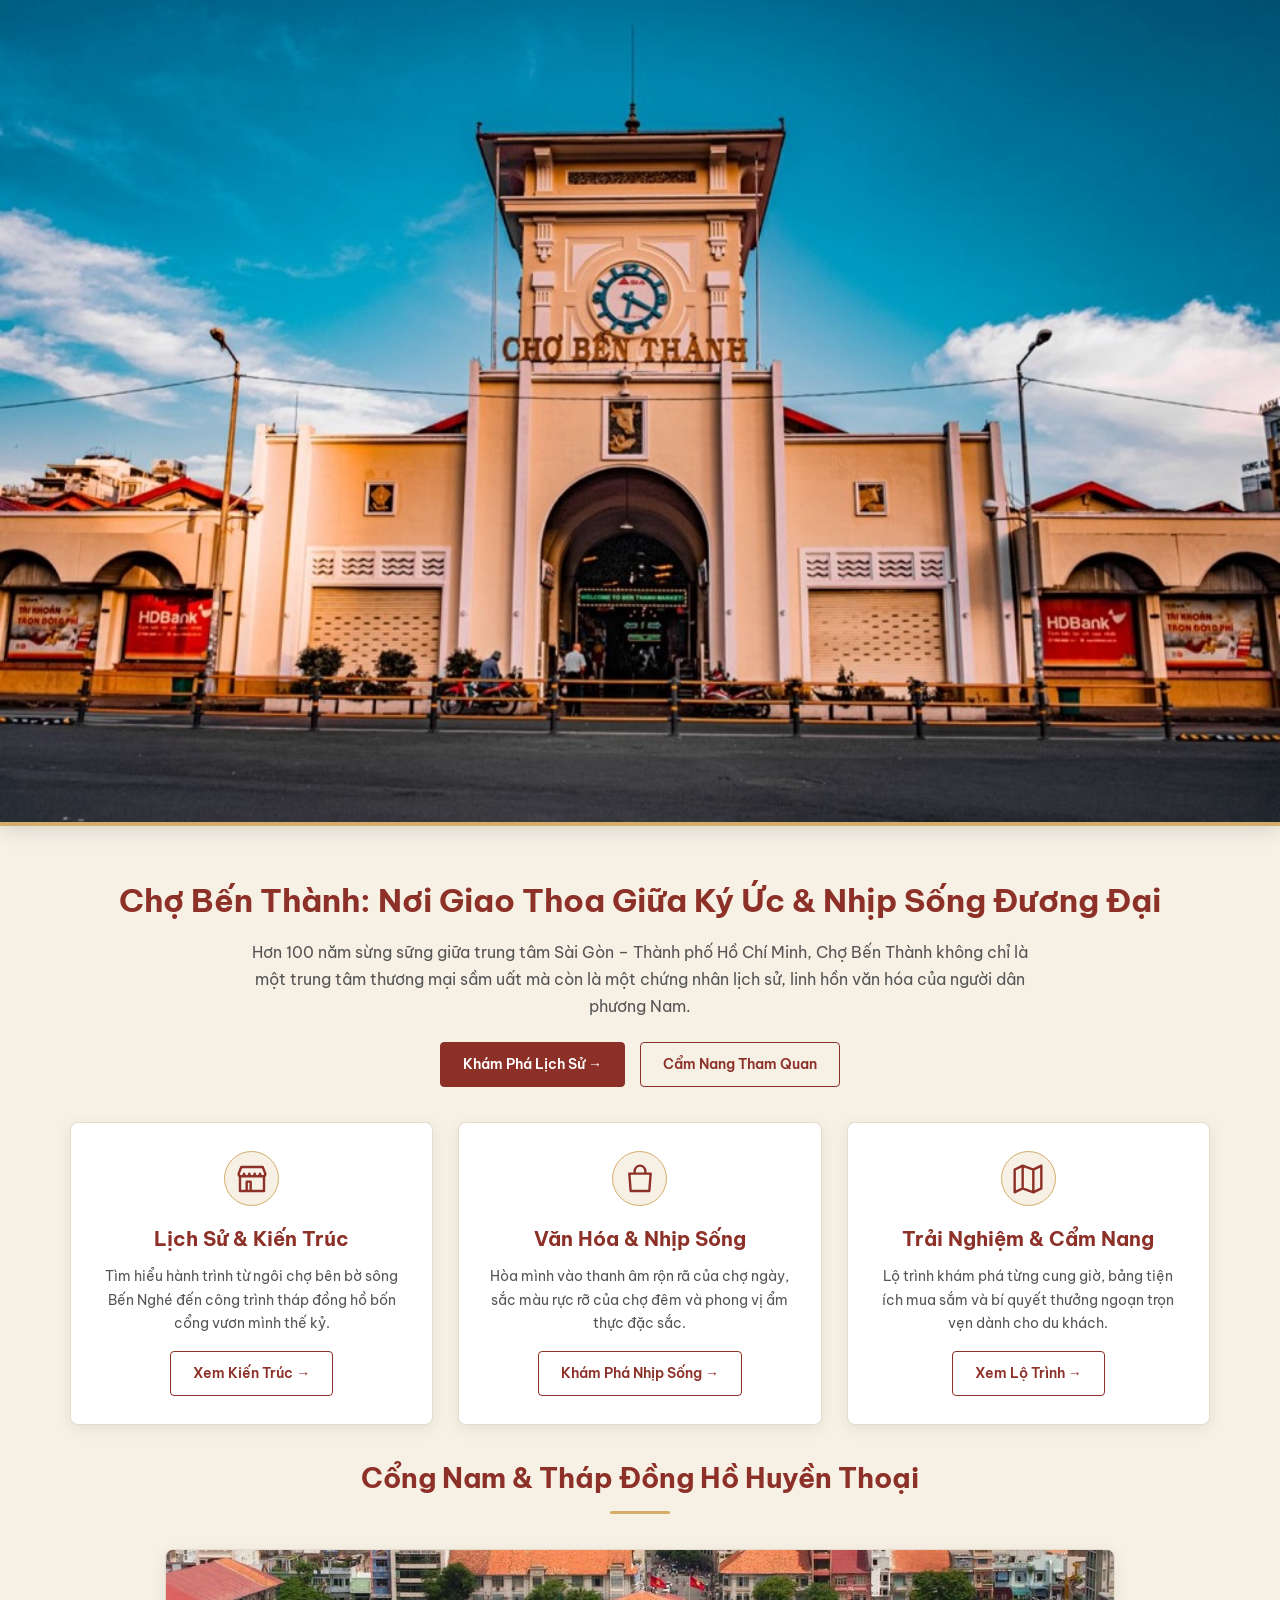
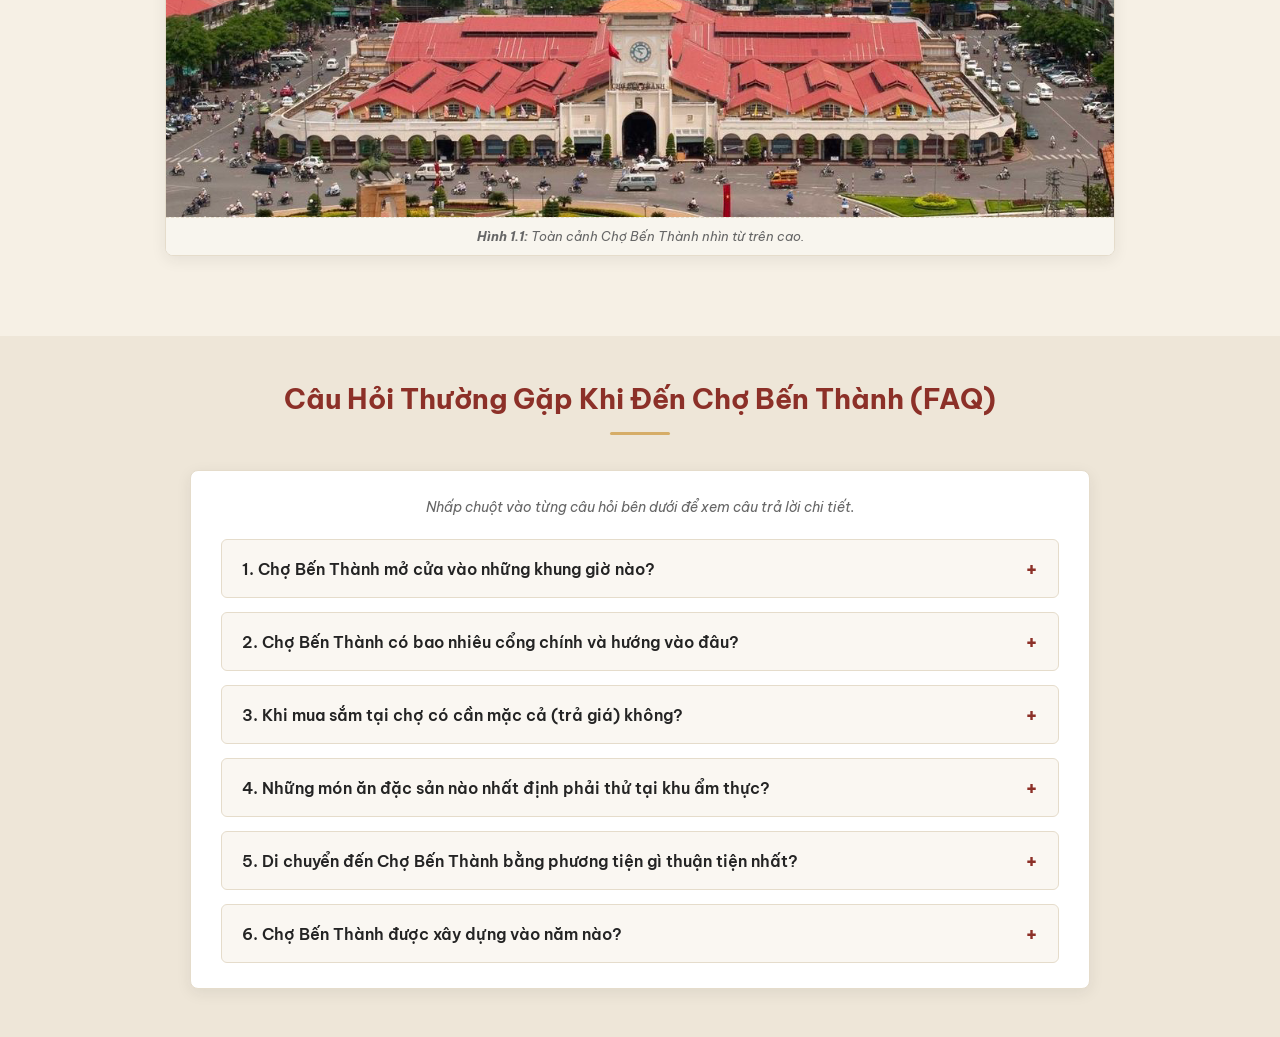
<file: index.html>
<!DOCTYPE html>
<html lang="vi">
<!-- Metadata của trang và các tệp CSS/JavaScript được nạp tại đây. -->
<head>
  <meta charset="UTF-8">
  <!-- Thiết lập chiều rộng hiển thị phù hợp với màn hình điện thoại và máy tính. -->
  <meta name="viewport" content="width=device-width, initial-scale=1.0">
  <!-- Chuyển tự động sang trang chủ; 0 nghĩa là chuyển ngay lập tức. -->
  <meta http-equiv="refresh" content="0; url=./truong-kim-phuong/index.html">
  <title>Chợ Bến Thành – Văn hóa và Nhịp sống</title>
</head>
<!-- Bắt đầu phần nội dung hiển thị trong trình duyệt. -->
<body>
  <!-- Liên kết dự phòng nếu trình duyệt không tự chuyển trang. -->
  <p>Đang mở website. Nếu trang không tự chuyển, <a href="./truong-kim-phuong/index.html">bấm vào đây</a>.</p>
</body>
</html>
</file>
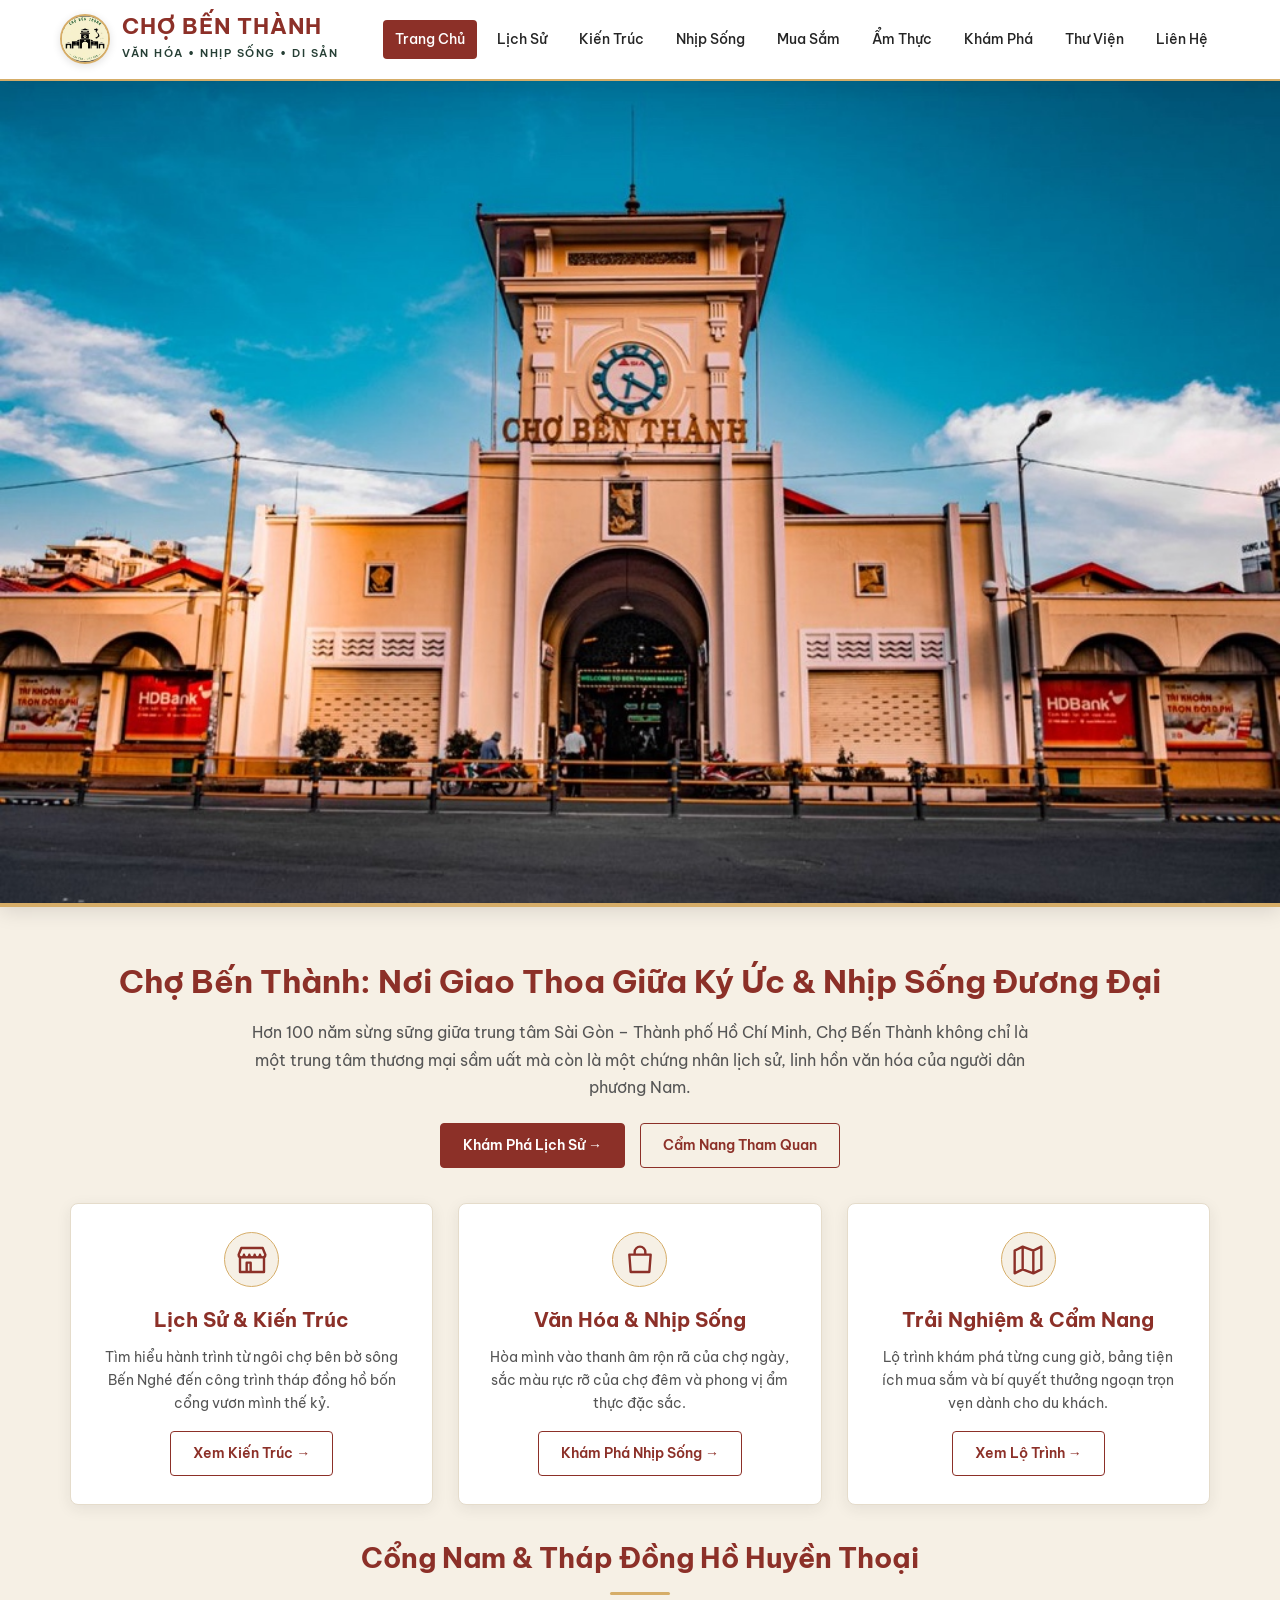
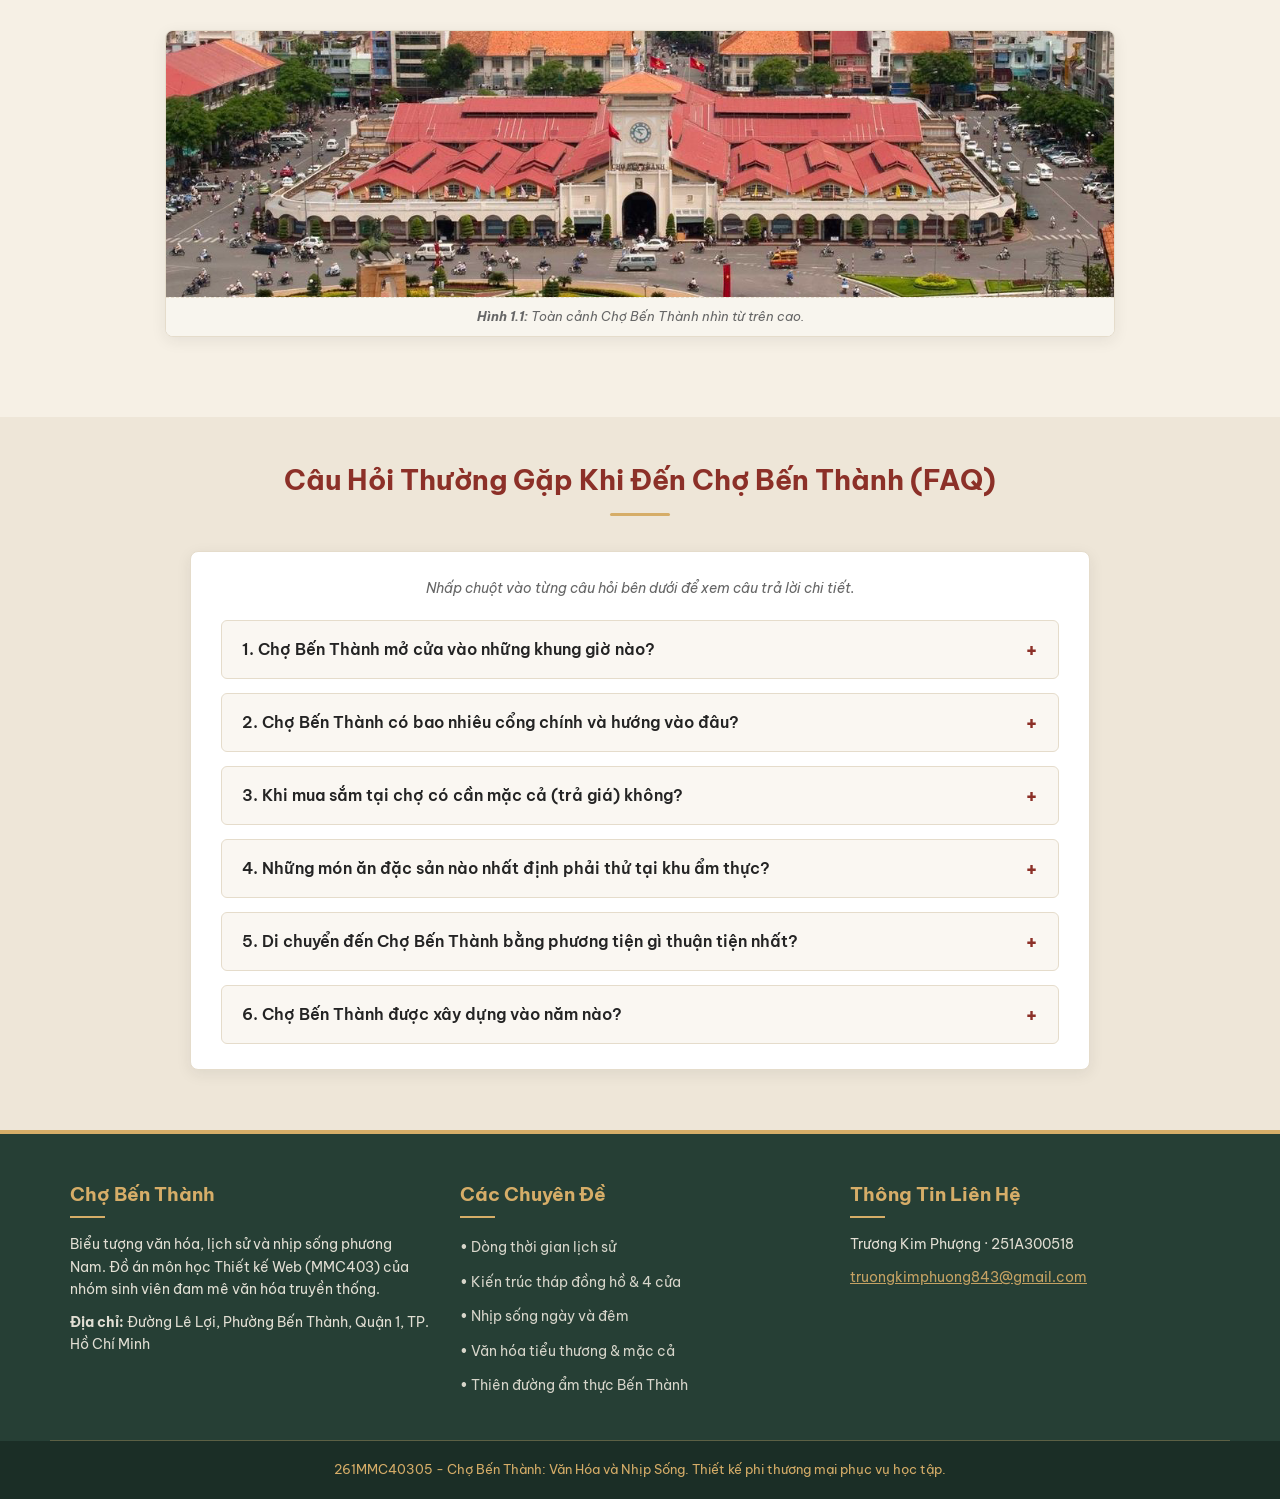
<file: truong-kim-phuong/index.html>
<!DOCTYPE html>
<html lang="vi">
<!-- Metadata của trang và các tệp CSS/JavaScript được nạp tại đây. -->
<head>
  <meta charset="UTF-8">
  <!-- Các đường dẫn tương đối từ đây tính theo thư mục Website. -->
  <base href="../">
  <meta name="viewport" content="width=device-width, initial-scale=1.0">
  <meta name="description"
    content="Khám phá Chợ Bến Thành - Biểu tượng văn hóa, kiến trúc lịch sử và nhịp sống đặc trưng của Sài Gòn - TP. Hồ Chí Minh.">
  <title>Chợ Bến Thành – Văn Hóa & Nhịp Sống | Trang Chủ</title>

  <!-- thêm logo cho web-->
  <link rel="icon" type="image/png" href="./images/logo-cho-ben-thanh.png">

  <!-- Kết nối với font chữ từ Google Fonts -->
  <link rel="preconnect" href="https://fonts.googleapis.com">
  <link rel="preconnect" href="https://fonts.gstatic.com" crossorigin>
  <link
    href="https://fonts.googleapis.com/css2?family=Be+Vietnam+Pro:ital,wght@0,300;0,400;0,500;0,600;0,700;1,400&family=Playfair+Display:ital,wght@0,600;0,700;0,800;1,600&display=swap"
    rel="stylesheet">

    <!-- trỏ tới CSS để lấy thiết kế giao diện -->
  <!-- Kiểu dáng chung của website; trang còn nạp thêm CSS riêng bên dưới. -->
  <link rel="stylesheet" href="./style.css">
  <link rel="stylesheet" href="./truong-kim-phuong/style.css">
  <!-- trỏ tới JavaScript để xử lý hành vi tương tác -->
  <!-- Nạp chức năng dùng chung; defer đợi HTML được phân tích xong. -->
  <script src="./script.js" defer></script>
  <script src="./truong-kim-phuong/script.js" defer></script>
</head>

<!-- Bắt đầu phần nội dung hiển thị trong trình duyệt. -->
<body>
<!-- Thêm phần header và footer từ các file riêng biệt -->
  <!-- Vị trí để JavaScript nạp thanh đầu trang dùng chung. -->
  <div id="site-header"></div>
<!-- Nội dung chính của trang web -->
  <!-- Nội dung chính của trang; các phần bên trong được chia theo chủ đề. -->
  <main id="khu-vuc-noi-dung" class="khu-vuc-noi-dung" role="main">
    <!-- Banner trang chủ; aria-label mô tả nội dung cho công nghệ hỗ trợ. -->
    <!-- Một khu vực nội dung riêng của trang. -->
    <section class="hero-trang-chu" aria-label="Banner toàn cảnh Chợ Bến Thành"></section>

    <!-- Một khu vực nội dung riêng của trang. -->
    <section class="phan-than-chinh" style="padding-bottom: 20px;">
      <div class="khung-chua">
        <div class="tieu-de-khoi">
          <h1
            style="font-family: var(--font-tieu-de); font-size: 32px; color: var(--mau-do-gach); margin-top: 8px; margin-bottom: 12px;">
            Chợ Bến Thành: Nơi Giao Thoa Giữa Ký Ức & Nhịp Sống Đương Đại
          </h1>
          <p style="max-width: 800px; margin: 0 auto; font-size: 16px; color: #555; line-height: 1.7;">
            Hơn 100 năm sừng sững giữa trung tâm Sài Gòn – Thành phố Hồ Chí Minh, Chợ Bến Thành không chỉ là một trung
            tâm thương mại sầm uất mà còn là một chứng nhân lịch sử, linh hồn văn hóa của người dân phương Nam.
          </p>
          <!-- Nút hành động ấn vào sẽ chuyển đến trang trong đường dẫn, rarr nó là ký tự mũi tên -->
          <div style="margin-top: 22px; display: flex; justify-content: center; gap: 15px; flex-wrap: wrap;">
            <a href="./truong-kim-phuong/lich-su.html" data-trang="lich-su" class="nut-chinh">Khám Phá Lịch Sử &rarr;</a>
            <a href="./nguyen-nang-dat/kham-pha.html" data-trang="kham-pha" class="nut-phu">Cẩm Nang Tham Quan</a>
          </div>
        </div>

        <!-- Lưới nhóm các thẻ nội dung để CSS sắp xếp thành cột. -->
        <div class="luoi-3-cot">
          <!-- Khối điểm nhấn dùng để gói 1 cụm nội dung độc lập-->
          <article class="khoi-diem-nhan">
            <div class="bieu-tuong-icon"><img src="./images/icons/market.svg" alt="" aria-hidden="true"></div>
            <h3>Lịch Sử & Kiến Trúc</h3>
            <p>Tìm hiểu hành trình từ ngôi chợ bên bờ sông Bến Nghé đến công trình tháp đồng hồ bốn cổng vươn mình thế
              kỷ.</p>
            <a href="./truong-kim-phuong/kien-truc.html" data-trang="kien-truc" class="nut-phu">Xem Kiến Trúc &rarr;</a>
          </article>

          <article class="khoi-diem-nhan">
            <div class="bieu-tuong-icon"><img src="./images/icons/shopping.svg" alt="" aria-hidden="true"></div>
            <h3>Văn Hóa & Nhịp Sống</h3>
            <p>Hòa mình vào thanh âm rộn rã của chợ ngày, sắc màu rực rỡ của chợ đêm và phong vị ẩm thực đặc sắc.</p>
            <a href="./ha-nguyen-thanh-xuan/nhip-song.html" data-trang="nhip-song" class="nut-phu">Khám Phá Nhịp Sống &rarr;</a>
          </article>

          <article class="khoi-diem-nhan">
            <div class="bieu-tuong-icon"><img src="./images/icons/map.svg" alt="" aria-hidden="true"></div>
            <h3>Trải Nghiệm & Cẩm Nang</h3>
            <p>Lộ trình khám phá từng cung giờ, bảng tiện ích mua sắm và bí quyết thưởng ngoạn trọn vẹn dành cho du
              khách.</p>
            <a href="./nguyen-nang-dat/kham-pha.html" data-trang="kham-pha" class="nut-phu">Xem Lộ Trình &rarr;</a>
          </article>
        </div>
      </div>
    </section>

    <!-- Khu vực nội dung: Cổng Nam & Tháp Đồng Hồ Huyền Thoại. -->
    <section class="phan-than-chinh" style="padding-top: 10px;">
      <div class="khung-chua">
        <div class="tieu-de-khoi">
          <h2>Cổng Nam & Tháp Đồng Hồ Huyền Thoại</h2>
        </div>

        <!-- Tạo hình ảnh và chú thích -->
        <!-- Gom hình minh họa với chú thích đi kèm. -->
        <figure class="the-bai-viet hinh-1-1" style="max-width: 950px; margin: 0 auto;">
          <img src="./images/content/trang-chu-hinh-1-1.png"
            alt="Toàn cảnh Cổng Nam và Tháp Đồng Hồ Chợ Bến Thành rực rỡ trong nắng chiều">
          <figcaption class="chu-thich-hinh-anh">
            <strong>Hình 1.1:</strong> Toàn cảnh Chợ Bến Thành nhìn từ trên cao.</figcaption>
        </figure>
      </div>
    </section>

    <!-- Khu vực nội dung: Câu Hỏi Thường Gặp Khi Đến Chợ Bến Thành (FAQ). -->
    <section class="phan-than-chinh" style="background-color: #EEE6D8; margin-top: 20px;">
      <div class="khung-chua">
        <div class="tieu-de-khoi">
          <h2>Câu Hỏi Thường Gặp Khi Đến Chợ Bến Thành (FAQ)</h2>
        </div>

        <!-- Danh sách câu hỏi thường gặp; JavaScript xử lý mở và đóng câu trả lời. -->
        <div class="khung-faq">
          <p style="text-align: center; color: #666; margin-bottom: 20px; font-size: 14px;">
            <em>Nhấp chuột vào từng câu hỏi bên dưới để xem câu trả lời chi tiết.</em>
          </p>

          <div class="faq-danh-sach">
            <div class="faq-muc">
              <!-- Nút câu hỏi, khi bấm vào sẽ mở ra câu trả lời -->
              <button class="faq-nut-hoi" type="button">
                <span>1. Chợ Bến Thành mở cửa vào những khung giờ nào?</span>
                <span class="faq-icon-trang-thai">+</span>
              </button>
              <div class="faq-tra-loi">
                Chợ Bến Thành hoạt động liên tục trong ngày theo 2 ca: <strong>Chợ ngày</strong> mở cửa từ 06:00 sáng
                đến 18:00 chiều (chuyên phục vụ các mặt hàng truyền thống, vải vóc, đồ lưu niệm và ẩm thực). Sau 18:00,
                <strong>Chợ đêm Bến Thành</strong> bắt đầu nhộn nhịp dọc hai bên đường Phan Bội Châu và Phan Chu Trinh
                cho đến tận 23:00 đêm.
              </div>
            </div>

            <div class="faq-muc">
              <button class="faq-nut-hoi" type="button">
                <span>2. Chợ Bến Thành có bao nhiêu cổng chính và hướng vào đâu?</span>
                <span class="faq-icon-trang-thai">+</span>
              </button>
              <div class="faq-tra-loi">
                Chợ có 4 cổng chính hướng ra 4 con phố huyết mạch: <strong>Cổng Nam</strong> (đối diện Quảng trường
                Quách Thị Trang / đường Lê Lợi - cổng có tháp đồng hồ), <strong>Cổng Bắc</strong> (đường Lê Thánh Tôn -
                chuyên hoa quả và thực phẩm tươi sống), <strong>Cổng Đông</strong> (đường Phan Bội Châu - chuyên bánh
                kẹo mỹ phẩm), và <strong>Cổng Tây</strong> (đường Phan Chu Trinh - chuyên hàng giày dép, may mặc lưu
                niệm). Ngoài ra còn có 12 cửa phụ.
              </div>
            </div>

            <div class="faq-muc">
              <button class="faq-nut-hoi" type="button">
                <span>3. Khi mua sắm tại chợ có cần mặc cả (trả giá) không?</span>
                <span class="faq-icon-trang-thai">+</span>
              </button>
              <div class="faq-tra-loi">
                Nhiều gian hàng thời trang, thủ công mỹ nghệ và quà lưu niệm có mức giá linh hoạt. Bạn có thể lịch sự
                thương lượng giảm khoảng 20% - 30% so với giá đề xuất ban đầu với thái độ vui vẻ, thân thiện. Riêng khu
                ẩm thực và các quầy có niêm yết giá rõ ràng thì thường bán đúng giá niêm yết.
              </div>
            </div>

            <div class="faq-muc">
              <button class="faq-nut-hoi" type="button">
                <span>4. Những món ăn đặc sản nào nhất định phải thử tại khu ẩm thực?</span>
                <span class="faq-icon-trang-thai">+</span>
              </button>
              <div class="faq-tra-loi">
                Khu ẩm thực Chợ Bến Thành là thiên đường hội tụ tinh hoa ẩm thực ba miền: Bún riêu cua gánh gia truyền,
                Bún mắm Nam Bộ, Bánh xèo miền Tây giòn rụm, Gỏi cuốn tôm thịt, và các ly Chè Sài Gòn ngũ sắc ngọt mát
                thanh tao.
              </div>
            </div>

            <div class="faq-muc">
              <button class="faq-nut-hoi" type="button">
                <span>5. Di chuyển đến Chợ Bến Thành bằng phương tiện gì thuận tiện nhất?</span>
                <span class="faq-icon-trang-thai">+</span>
              </button>
              <div class="faq-tra-loi">
                Chợ nằm tại trung tâm Quận 1 nên rất thuận tiện: Bạn có thể đi xe buýt (bến xe buýt Hàm Nghi cách 200m),
                đi taxi/xe công nghệ, đi xe máy (gửi tại các bãi giữ xe quanh chợ) hoặc trải nghiệm tuyến Metro Bến
                Thành – Suối Tiên với ga ngầm Bến Thành hiện đại ngay phía trước chợ.
              </div>
            </div>

            <div class="faq-muc">
              <button class="faq-nut-hoi" type="button">
                <span>6. Chợ Bến Thành được xây dựng vào năm nào?</span>
                <span class="faq-icon-trang-thai">+</span>
              </button>
              <div class="faq-tra-loi">
                Tiền thân chợ hình thành từ đầu thế kỷ 19 bên bờ sông Bến Nghé. Ngôi chợ Bến Thành hiện đại với tháp
                đồng hồ ngày nay được người Pháp khởi công xây dựng từ năm 1912 và khánh thành vào tháng 3 năm 1914. Đến
                nay, công trình đã có tuổi đời hơn 110 năm.
              </div>
            </div>
          </div>
        </div>
      </div>
    </section>

  </main>

  <!-- Vị trí để JavaScript nạp chân trang và liên hệ thành viên. -->
  <div id="site-footer"></div>

</body>

</html>
</file>
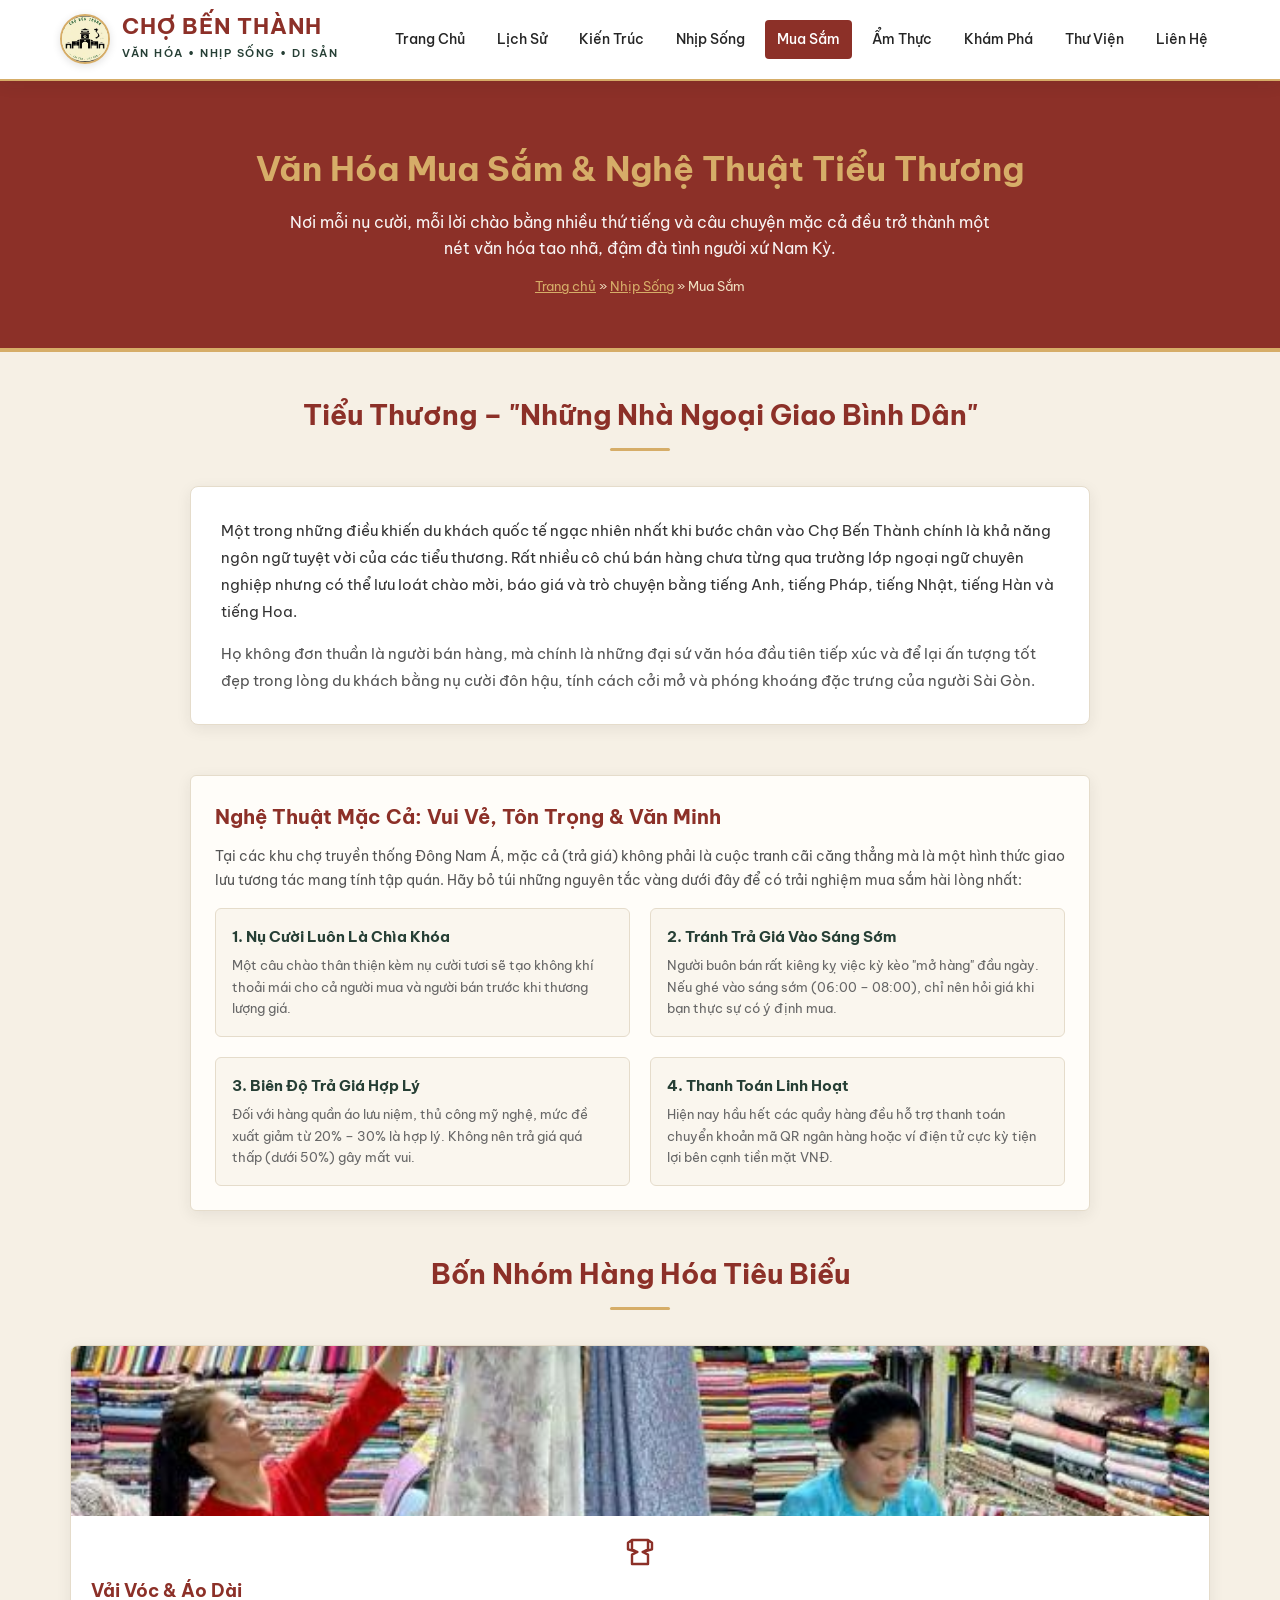
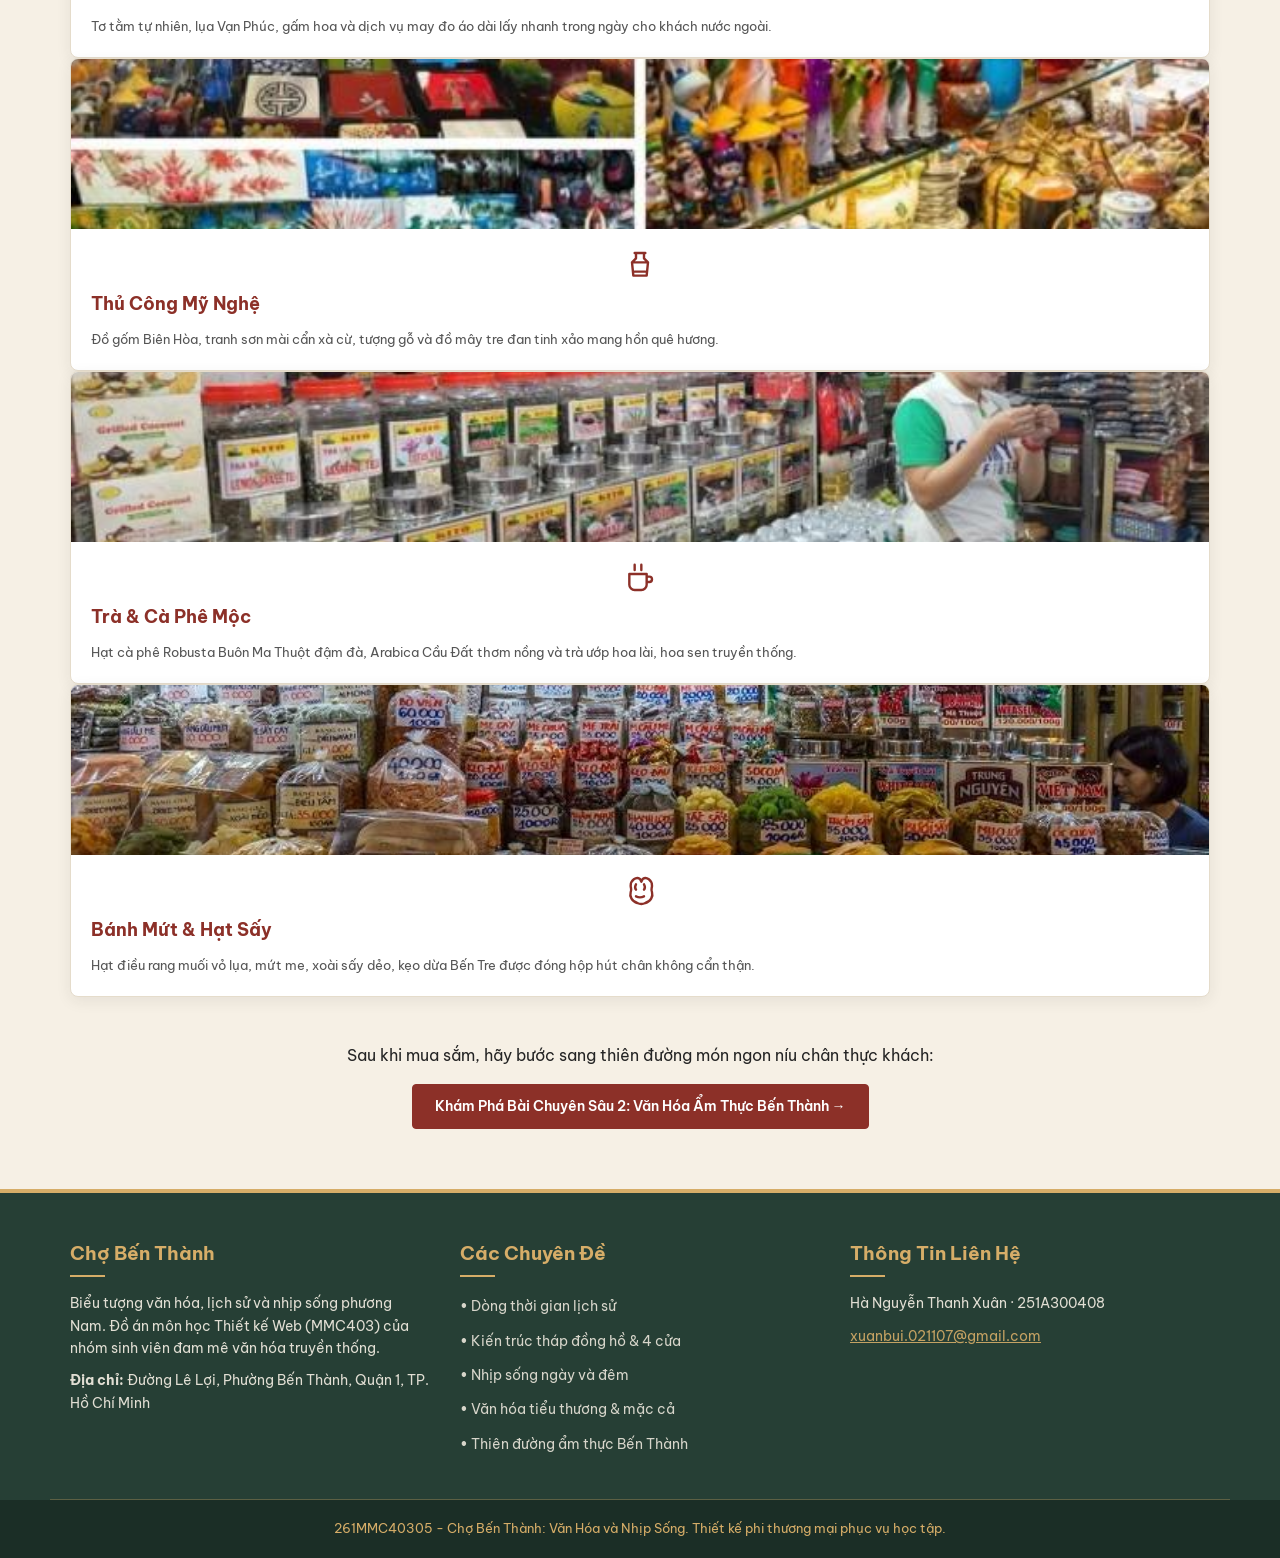
<file: ha-nguyen-thanh-xuan/van-hoa-mua-sam.html>
<!DOCTYPE html>
<html lang="vi">
<!-- Metadata của trang và các tệp CSS/JavaScript được nạp tại đây. -->
<head>
  <meta charset="UTF-8">
  <!-- Các đường dẫn tương đối từ đây tính theo thư mục Website. -->
  <base href="../">
  <meta name="viewport" content="width=device-width, initial-scale=1.0">
  <meta name="description" content="Kham pha van hoa tieu thuong Cho Ben Thanh, bi quyet mac ca vui ve van minh va nhung mat hang luu niem dac trung Sai Gon.">
  <title>Văn Hóa Mua Sắm & Nghệ Thuật Tiểu Thương | Chợ Bến Thành</title>
  
  <link rel="icon" type="image/png" href="./images/logo-cho-ben-thanh.png">
  
  <link rel="preconnect" href="https://fonts.googleapis.com">
  <link rel="preconnect" href="https://fonts.gstatic.com" crossorigin>
  <link href="https://fonts.googleapis.com/css2?family=Be+Vietnam+Pro:ital,wght@0,300;0,400;0,500;0,600;0,700;1,400&family=Playfair+Display:ital,wght@0,600;0,700;0,800;1,600&display=swap" rel="stylesheet">
  
  <!-- Kiểu dáng chung của website; trang còn nạp thêm CSS riêng bên dưới. -->
  <link rel="stylesheet" href="./style.css">
  <link rel="stylesheet" href="./ha-nguyen-thanh-xuan/style.css">
  <!-- Nạp chức năng dùng chung; defer đợi HTML được phân tích xong. -->
  <script src="./script.js" defer></script>
  <script src="./ha-nguyen-thanh-xuan/script.js" defer></script>
</head>
<!-- Bắt đầu phần nội dung hiển thị trong trình duyệt. -->
<body>

    <!-- Vị trí để JavaScript nạp thanh đầu trang dùng chung. -->
    <div id="site-header"></div>

  <!-- Khu vực nội dung: Văn Hóa Mua Sắm & Nghệ Thuật Tiểu Thương. -->
  <section class="hero-banner-tv2">
    <div class="khung-chua">
      <h1 style="margin-top: 10px;">Văn Hóa Mua Sắm & Nghệ Thuật Tiểu Thương</h1>
      <p>Nơi mỗi nụ cười, mỗi lời chào bằng nhiều thứ tiếng và câu chuyện mặc cả đều trở thành một nét văn hóa tao nhã, đậm đà tình người xứ Nam Kỳ.</p>
      <div class="duong-dan-trang" style="margin-top: 15px; font-size: 13px; color: #F0DFC0;">
        <a href="./truong-kim-phuong/index.html" style="color: var(--mau-vang-co); text-decoration: underline;">Trang chủ</a> &raquo; <a href="./ha-nguyen-thanh-xuan/nhip-song.html" style="color: var(--mau-vang-co); text-decoration: underline;">Nhịp Sống</a> &raquo; <span>Mua Sắm</span>
      </div>
    </div>
  </section>

  <!-- Khu vực nội dung: Tiểu Thương – "Những Nhà Ngoại Giao Bình Dân". -->
  <section class="phan-than-chinh" style="padding-bottom: 10px;">
    <div class="khung-chua">
      <div class="tieu-de-khoi">
        <h2>Tiểu Thương – "Những Nhà Ngoại Giao Bình Dân"</h2>
      </div>

      <div style="max-width: 900px; margin: 0 auto; background: #fff; padding: 30px; border-radius: 8px; border: 1px solid var(--mau-vien); box-shadow: var(--bong-do);">
        <p style="font-size: 15px; line-height: 1.8; margin-bottom: 15px; color: #333;">
          Một trong những điều khiến du khách quốc tế ngạc nhiên nhất khi bước chân vào Chợ Bến Thành chính là khả năng ngôn ngữ tuyệt vời của các tiểu thương. Rất nhiều cô chú bán hàng chưa từng qua trường lớp ngoại ngữ chuyên nghiệp nhưng có thể lưu loát chào mời, báo giá và trò chuyện bằng tiếng Anh, tiếng Pháp, tiếng Nhật, tiếng Hàn và tiếng Hoa.
        </p>
        <p style="font-size: 15px; line-height: 1.8; color: #555;">
          Họ không đơn thuần là người bán hàng, mà chính là những đại sứ văn hóa đầu tiên tiếp xúc và để lại ấn tượng tốt đẹp trong lòng du khách bằng nụ cười đôn hậu, tính cách cởi mở và phóng khoáng đặc trưng của người Sài Gòn.
        </p>
      </div>
    </div>
  </section>

  <!-- Khu vực nội dung: Nghệ Thuật Mặc Cả: Vui Vẻ, Tôn Trọng & Văn Minh. -->
  <section class="phan-than-chinh">
    <div class="khung-chua">

      <div class="hop-meo-mac-ca" style="max-width: 900px; margin: 0 auto 40px auto;">
        <h3>Nghệ Thuật Mặc Cả: Vui Vẻ, Tôn Trọng & Văn Minh</h3>
        <p style="font-size: 14px; color: #555; line-height: 1.7;">
          Tại các khu chợ truyền thống Đông Nam Á, mặc cả (trả giá) không phải là cuộc tranh cãi căng thẳng mà là một hình thức giao lưu tương tác mang tính tập quán. Hãy bỏ túi những nguyên tắc vàng dưới đây để có trải nghiệm mua sắm hài lòng nhất:
        </p>

        <div class="danh-sach-meo">
          <div class="muc-meo">
            <strong>1. Nụ Cười Luôn Là Chìa Khóa</strong>
            <p style="font-size: 13px; color: #666; margin: 0;">Một câu chào thân thiện kèm nụ cười tươi sẽ tạo không khí thoải mái cho cả người mua và người bán trước khi thương lượng giá.</p>
          </div>

          <div class="muc-meo">
            <strong>2. Tránh Trả Giá Vào Sáng Sớm</strong>
            <p style="font-size: 13px; color: #666; margin: 0;">Người buôn bán rất kiêng kỵ việc kỳ kèo "mở hàng" đầu ngày. Nếu ghé vào sáng sớm (06:00 – 08:00), chỉ nên hỏi giá khi bạn thực sự có ý định mua.</p>
          </div>

          <div class="muc-meo">
            <strong>3. Biên Độ Trả Giá Hợp Lý</strong>
            <p style="font-size: 13px; color: #666; margin: 0;">Đối với hàng quần áo lưu niệm, thủ công mỹ nghệ, mức đề xuất giảm từ 20% – 30% là hợp lý. Không nên trả giá quá thấp (dưới 50%) gây mất vui.</p>
          </div>

          <div class="muc-meo">
            <strong>4. Thanh Toán Linh Hoạt</strong>
            <p style="font-size: 13px; color: #666; margin: 0;">Hiện nay hầu hết các quầy hàng đều hỗ trợ thanh toán chuyển khoản mã QR ngân hàng hoặc ví điện tử cực kỳ tiện lợi bên cạnh tiền mặt VNĐ.</p>
          </div>
        </div>
      </div>

      <div class="tieu-de-khoi">
        <h2>Bốn Nhóm Hàng Hóa Tiêu Biểu</h2>
      </div>

      <!-- Lưới nhóm các thẻ nội dung để CSS sắp xếp thành cột. -->
      <div class="luoi-3-cot" style="grid-template-columns: repeat(4, 1fr); gap: 20px;">
        
        <div class="the-bai-viet">
          <img class="anh-mat-hang" src="./images/hang-hoa/vai-voc.jpg" alt="Các sạp vải nhiều màu sắc tại chợ">
          <div class="the-bai-viet-noi-dung">
            <img class="icon-hang-hoa" src="./images/icons/scarf.svg" alt="" aria-hidden="true">
            <h3 style="font-size: 18px;">Vải Vóc & Áo Dài</h3>
            <p style="font-size: 13px; color: #555;">Tơ tằm tự nhiên, lụa Vạn Phúc, gấm hoa và dịch vụ may đo áo dài lấy nhanh trong ngày cho khách nước ngoài.</p>
          </div>
        </div>

        <div class="the-bai-viet">
          <img class="anh-mat-hang" src="./images/hang-hoa/tra-ca-phe.jpg" alt="Quầy hàng thủ công mỹ nghệ và quà lưu niệm">
          <div class="the-bai-viet-noi-dung">
            <img class="icon-hang-hoa" src="./images/icons/pottery.svg" alt="" aria-hidden="true">
            <h3 style="font-size: 18px;">Thủ Công Mỹ Nghệ</h3>
            <p style="font-size: 13px; color: #555;">Đồ gốm Biên Hòa, tranh sơn mài cẩn xà cừ, tượng gỗ và đồ mây tre đan tinh xảo mang hồn quê hương.</p>
          </div>
        </div>

        <div class="the-bai-viet">
          <img class="anh-mat-hang" src="./images/hang-hoa/thu-cong-my-nghe.jpg" alt="Quầy trà, cà phê và đặc sản đóng gói">
          <div class="the-bai-viet-noi-dung">
            <img class="icon-hang-hoa" src="./images/icons/coffee.svg" alt="" aria-hidden="true">
            <h3 style="font-size: 18px;">Trà & Cà Phê Mộc</h3>
            <p style="font-size: 13px; color: #555;">Hạt cà phê Robusta Buôn Ma Thuột đậm đà, Arabica Cầu Đất thơm nồng và trà ướp hoa lài, hoa sen truyền thống.</p>
          </div>
        </div>

        <div class="the-bai-viet">
          <img class="anh-mat-hang" src="./images/hang-hoa/banh-mut-hat-say.jpg" alt="Các loại bánh mứt và hạt sấy bày bán tại chợ">
          <div class="the-bai-viet-noi-dung">
            <img class="icon-hang-hoa" src="./images/icons/nuts.svg" alt="" aria-hidden="true">
            <h3 style="font-size: 18px;">Bánh Mứt & Hạt Sấy</h3>
            <p style="font-size: 13px; color: #555;">Hạt điều rang muối vỏ lụa, mứt me, xoài sấy dẻo, kẹo dừa Bến Tre được đóng hộp hút chân không cẩn thận.</p>
          </div>
        </div>

      </div>

      <div style="text-align: center; margin-top: 45px;">
        <p style="font-size: 16px; margin-bottom: 15px;">Sau khi mua sắm, hãy bước sang thiên đường món ngon níu chân thực khách:</p>
        <a href="./ha-nguyen-thanh-xuan/am-thuc.html" class="nut-chinh">Khám Phá Bài Chuyên Sâu 2: Văn Hóa Ẩm Thực Bến Thành &rarr;</a>
      </div>

    </div>
  </section>

    <!-- Vị trí để JavaScript nạp chân trang và liên hệ thành viên. -->
    <div id="site-footer"></div>

</body>
</html>
</file>
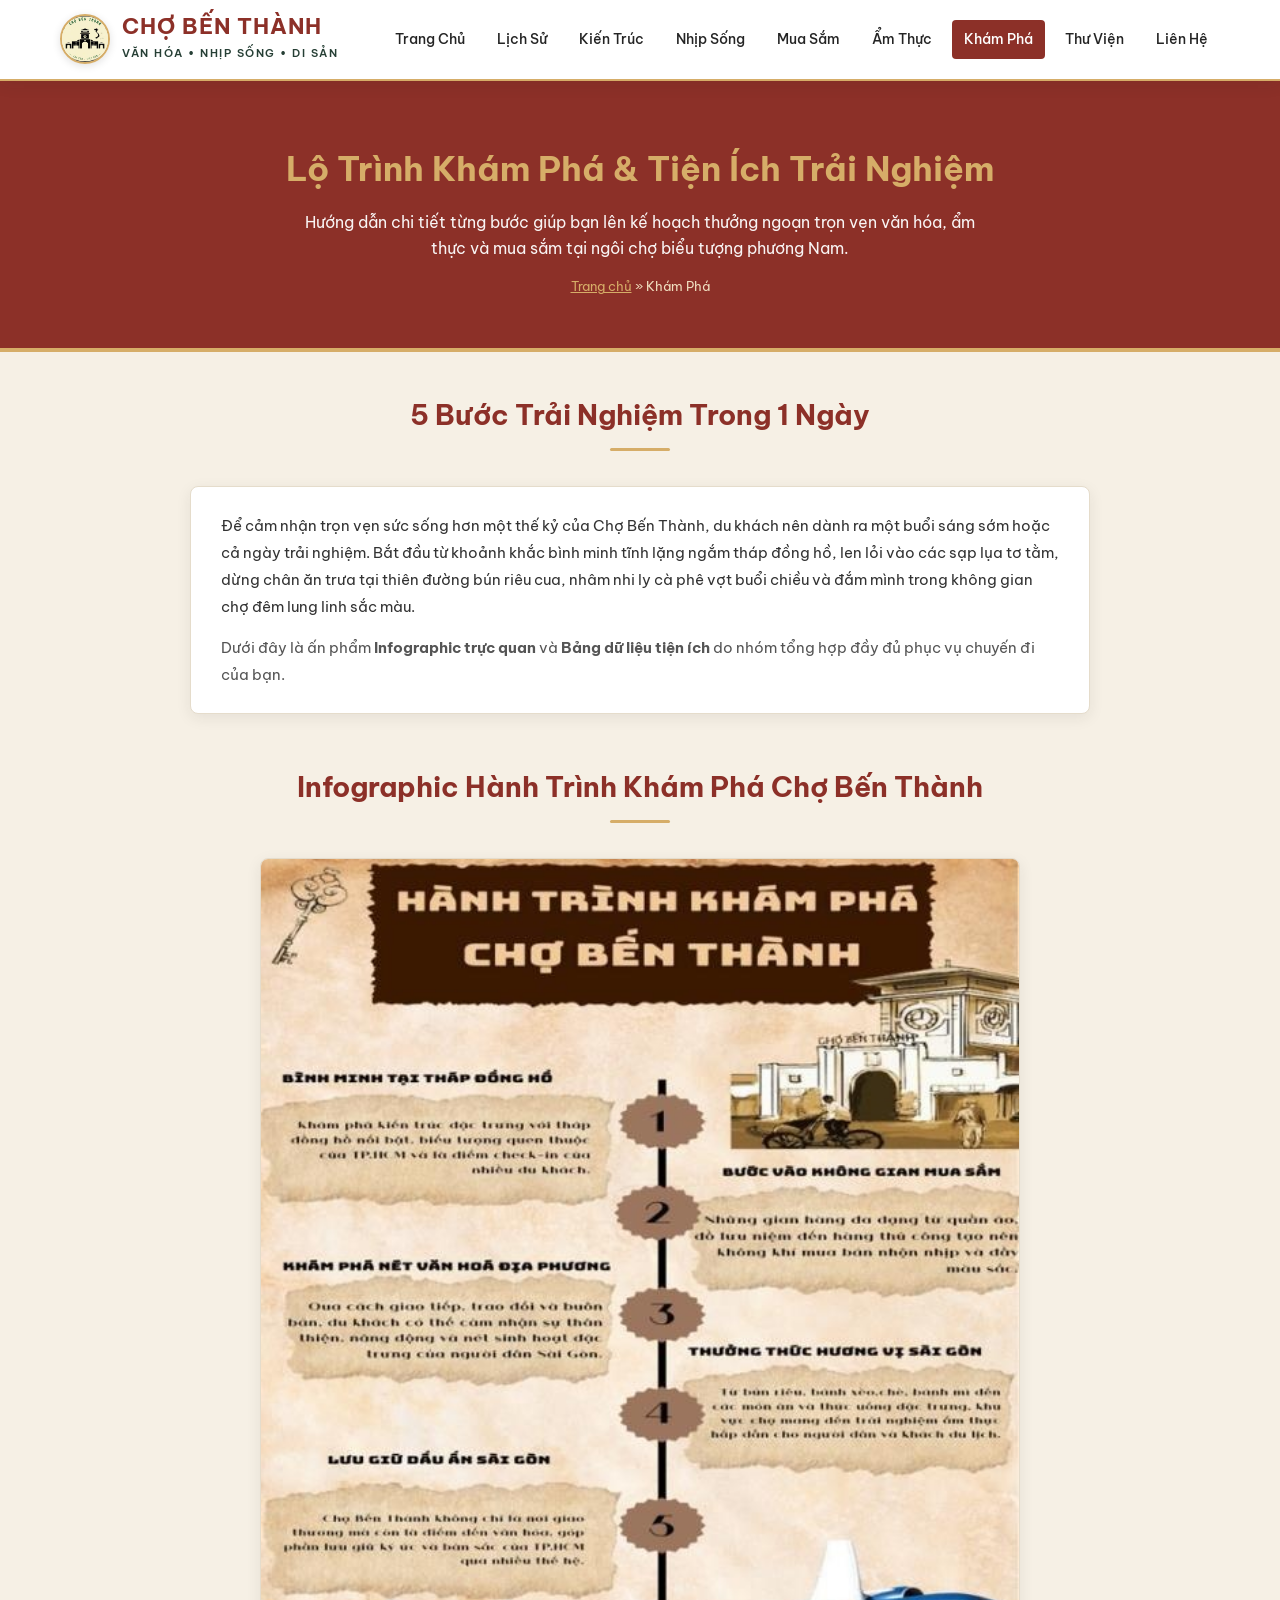
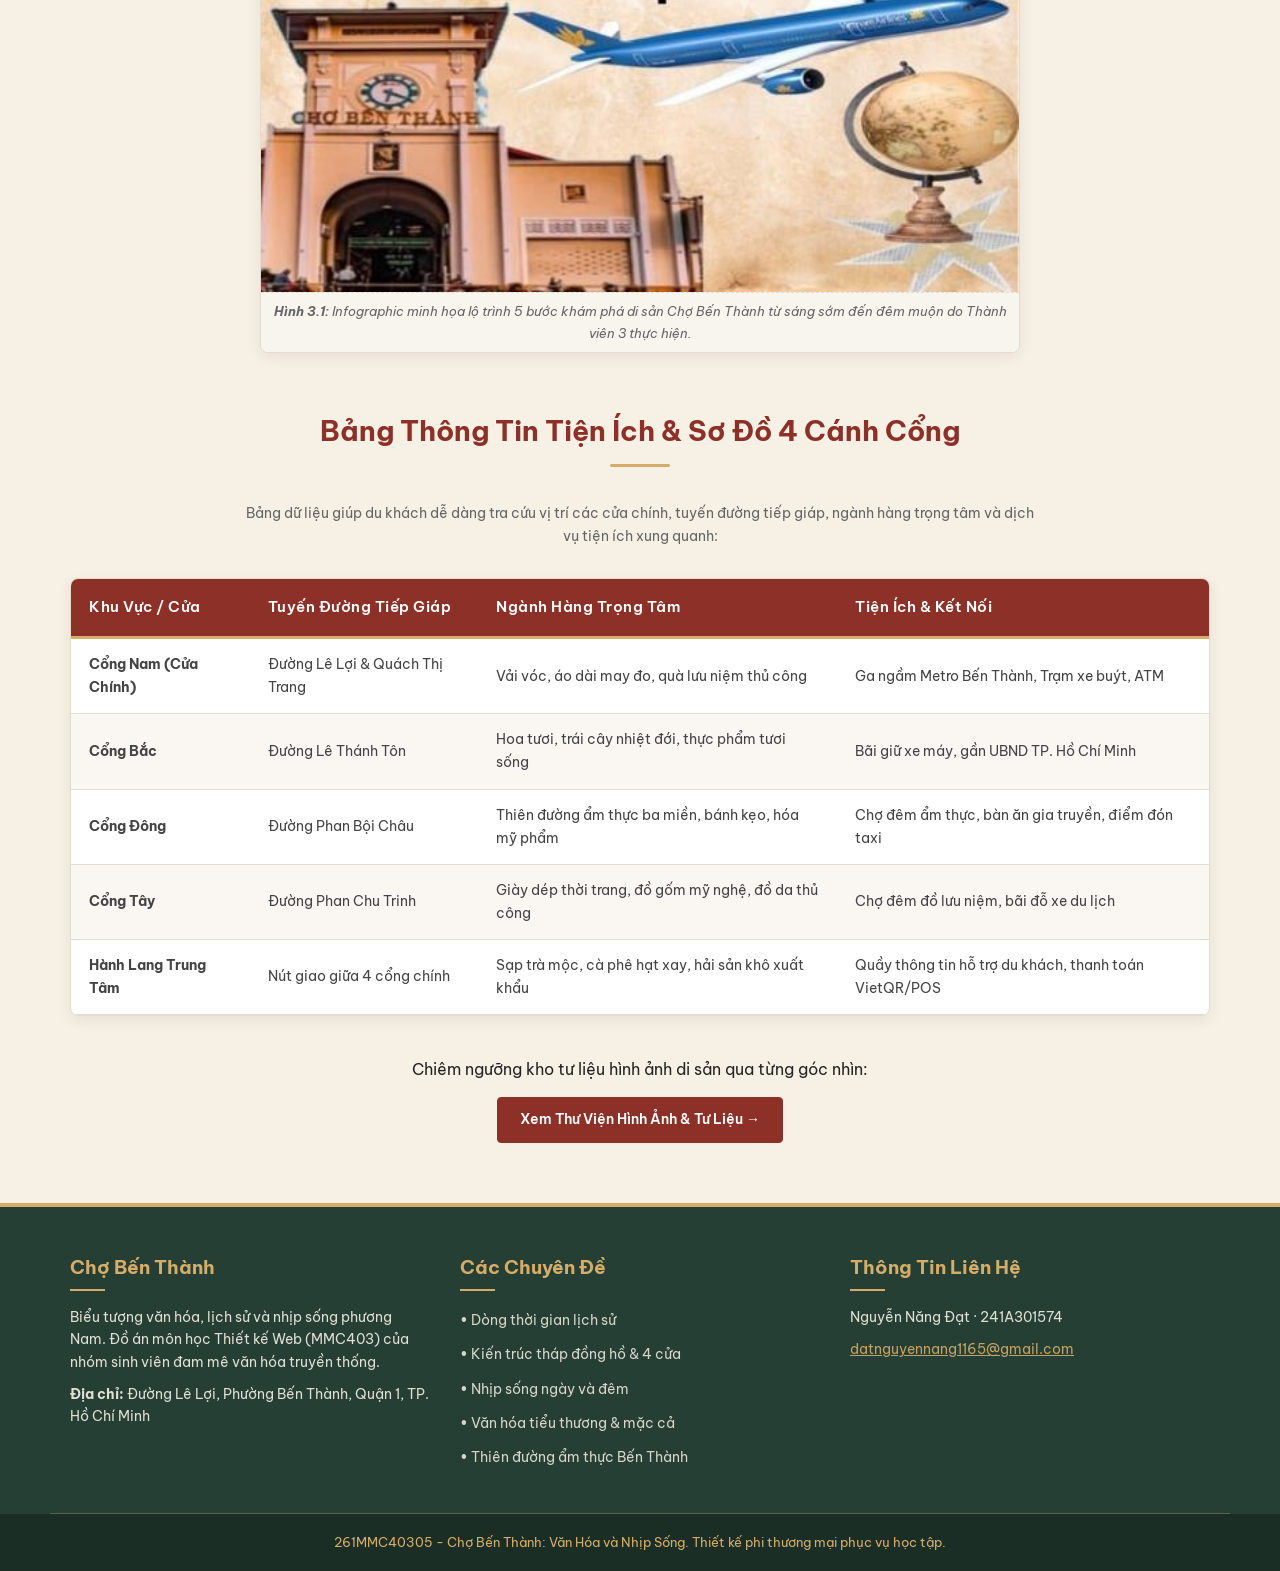
<file: nguyen-nang-dat/kham-pha.html>
<!DOCTYPE html>
<html lang="vi">
<!-- Metadata của trang và các tệp CSS/JavaScript được nạp tại đây. -->
<head>
  <meta charset="UTF-8">
  <!-- Các đường dẫn tương đối từ đây tính theo thư mục Website. -->
  <base href="../">
  <meta name="viewport" content="width=device-width, initial-scale=1.0">
  <meta name="description" content="Cam nang kham pha Cho Ben Thanh: lich trinh tham quan ly tuong, bang du lieu tien ich 4 cua cho va infographic hanh trinh di san.">
  <title>Cẩm Nang Khám Phá & Bảng Tiện Ích | Chợ Bến Thành</title>
  
  <link rel="icon" type="image/png" href="./images/logo-cho-ben-thanh.png">
  
  <link rel="preconnect" href="https://fonts.googleapis.com">
  <link rel="preconnect" href="https://fonts.gstatic.com" crossorigin>
  <link href="https://fonts.googleapis.com/css2?family=Be+Vietnam+Pro:ital,wght@0,300;0,400;0,500;0,600;0,700;1,400&family=Playfair+Display:ital,wght@0,600;0,700;0,800;1,600&display=swap" rel="stylesheet">
  
  <!-- Kiểu dáng chung của website; trang còn nạp thêm CSS riêng bên dưới. -->
  <link rel="stylesheet" href="./style.css">
  <link rel="stylesheet" href="./nguyen-nang-dat/style.css">
  <!-- Nạp chức năng dùng chung; defer đợi HTML được phân tích xong. -->
  <script src="./script.js" defer></script>
  <script src="./nguyen-nang-dat/script.js" defer></script>
</head>
<!-- Bắt đầu phần nội dung hiển thị trong trình duyệt. -->
<body>

    <!-- Vị trí để JavaScript nạp thanh đầu trang dùng chung. -->
    <div id="site-header"></div>

  <!-- Khu vực nội dung: Lộ Trình Khám Phá & Tiện Ích Trải Nghiệm. -->
  <section class="hero-banner-tv3">
    <div class="khung-chua">
      <h1 style="margin-top: 10px;">Lộ Trình Khám Phá & Tiện Ích Trải Nghiệm</h1>
      <p>Hướng dẫn chi tiết từng bước giúp bạn lên kế hoạch thưởng ngoạn trọn vẹn văn hóa, ẩm thực và mua sắm tại ngôi chợ biểu tượng phương Nam.</p>
      <div class="duong-dan-trang" style="margin-top: 15px; font-size: 13px; color: #F0DFC0;">
        <a href="./truong-kim-phuong/index.html" style="color: var(--mau-vang-co); text-decoration: underline;">Trang chủ</a> &raquo; <span>Khám Phá</span>
      </div>
    </div>
  </section>

  <!-- Khu vực nội dung: 5 Bước Trải Nghiệm Trong 1 Ngày. -->
  <section class="phan-than-chinh" style="padding-bottom: 10px;">
    <div class="khung-chua">
      <div class="tieu-de-khoi">
        <h2>5 Bước Trải Nghiệm Trong 1 Ngày</h2>
      </div>

      <div style="max-width: 900px; margin: 0 auto; background: #fff; padding: 25px 30px; border-radius: 8px; border: 1px solid var(--mau-vien); box-shadow: var(--bong-do);">
        <p style="font-size: 15px; line-height: 1.8; margin-bottom: 14px; color: #333;">
          Để cảm nhận trọn vẹn sức sống hơn một thế kỷ của Chợ Bến Thành, du khách nên dành ra một buổi sáng sớm hoặc cả ngày trải nghiệm. Bắt đầu từ khoảnh khắc bình minh tĩnh lặng ngắm tháp đồng hồ, len lỏi vào các sạp lụa tơ tằm, dừng chân ăn trưa tại thiên đường bún riêu cua, nhâm nhi ly cà phê vợt buổi chiều và đắm mình trong không gian chợ đêm lung linh sắc màu.
        </p>
        <p style="font-size: 15px; line-height: 1.8; color: #555;">
          Dưới đây là ấn phẩm <strong>Infographic trực quan</strong> và <strong>Bảng dữ liệu tiện ích</strong> do nhóm tổng hợp đầy đủ phục vụ chuyến đi của bạn.
        </p>
      </div>
    </div>
  </section>

  <!-- Khu vực nội dung: Infographic Hành Trình Khám Phá Chợ Bến Thành. -->
  <section class="phan-than-chinh">
    <div class="khung-chua">

      <div class="tieu-de-khoi">
        <h2>Infographic Hành Trình Khám Phá Chợ Bến Thành</h2>
      </div>

      <div class="khoi-infographic-tv3">
        <!-- Gom hình minh họa với chú thích đi kèm. -->
        <figure class="the-bai-viet anh-infographic">
          <img src="./images/infographic/infographic-hanh-trinh.jpg" alt="Infographic hanh trinh 5 buoc kham pha Cho Ben Thanh">
          <figcaption class="chu-thich-hinh-anh">
            <strong>Hình 3.1:</strong> Infographic minh họa lộ trình 5 bước khám phá di sản Chợ Bến Thành từ sáng sớm đến đêm muộn do Thành viên 3 thực hiện.
          </figcaption>
        </figure>
      </div>

      <div class="tieu-de-khoi" style="margin-top: 55px;">
        <h2>Bảng Thông Tin Tiện Ích & Sơ Đồ 4 Cánh Cổng</h2>
      </div>

      <p style="text-align: center; max-width: 800px; margin: 0 auto 20px auto; font-size: 14px; color: #666;">
        Bảng dữ liệu giúp du khách dễ dàng tra cứu vị trí các cửa chính, tuyến đường tiếp giáp, ngành hàng trọng tâm và dịch vụ tiện ích xung quanh:
      </p>

      <div class="khung-bang-cuon">
        <!-- Bảng trình bày dữ liệu theo hàng và cột. -->
        <table class="bang-du-lieu">
          <thead>
            <tr>
              <th scope="col">Khu Vực / Cửa</th>
              <th scope="col">Tuyến Đường Tiếp Giáp</th>
              <th scope="col">Ngành Hàng Trọng Tâm</th>
              <th scope="col">Tiện Ích & Kết Nối</th>
            </tr>
          </thead>
          <tbody>
            <tr>
              <td><strong>Cổng Nam (Cửa Chính)</strong></td>
              <td>Đường Lê Lợi & Quách Thị Trang</td>
              <td>Vải vóc, áo dài may đo, quà lưu niệm thủ công</td>
              <td>Ga ngầm Metro Bến Thành, Trạm xe buýt, ATM</td>
            </tr>
            <tr>
              <td><strong>Cổng Bắc</strong></td>
              <td>Đường Lê Thánh Tôn</td>
              <td>Hoa tươi, trái cây nhiệt đới, thực phẩm tươi sống</td>
              <td>Bãi giữ xe máy, gần UBND TP. Hồ Chí Minh</td>
            </tr>
            <tr>
              <td><strong>Cổng Đông</strong></td>
              <td>Đường Phan Bội Châu</td>
              <td>Thiên đường ẩm thực ba miền, bánh kẹo, hóa mỹ phẩm</td>
              <td>Chợ đêm ẩm thực, bàn ăn gia truyền, điểm đón taxi</td>
            </tr>
            <tr>
              <td><strong>Cổng Tây</strong></td>
              <td>Đường Phan Chu Trinh</td>
              <td>Giày dép thời trang, đồ gốm mỹ nghệ, đồ da thủ công</td>
              <td>Chợ đêm đồ lưu niệm, bãi đỗ xe du lịch</td>
            </tr>
            <tr>
              <td><strong>Hành Lang Trung Tâm</strong></td>
              <td>Nút giao giữa 4 cổng chính</td>
              <td>Sạp trà mộc, cà phê hạt xay, hải sản khô xuất khẩu</td>
              <td>Quầy thông tin hỗ trợ du khách, thanh toán VietQR/POS</td>
            </tr>
          </tbody>
        </table>
      </div>

      <div style="text-align: center; margin-top: 40px;">
        <p style="font-size: 16px; margin-bottom: 15px;">Chiêm ngưỡng kho tư liệu hình ảnh di sản qua từng góc nhìn:</p>
        <a href="./nguyen-nang-dat/thu-vien.html" class="nut-chinh">Xem Thư Viện Hình Ảnh & Tư Liệu &rarr;</a>
      </div>

    </div>
  </section>

    <!-- Vị trí để JavaScript nạp chân trang và liên hệ thành viên. -->
    <div id="site-footer"></div>

</body>
</html>
</file>
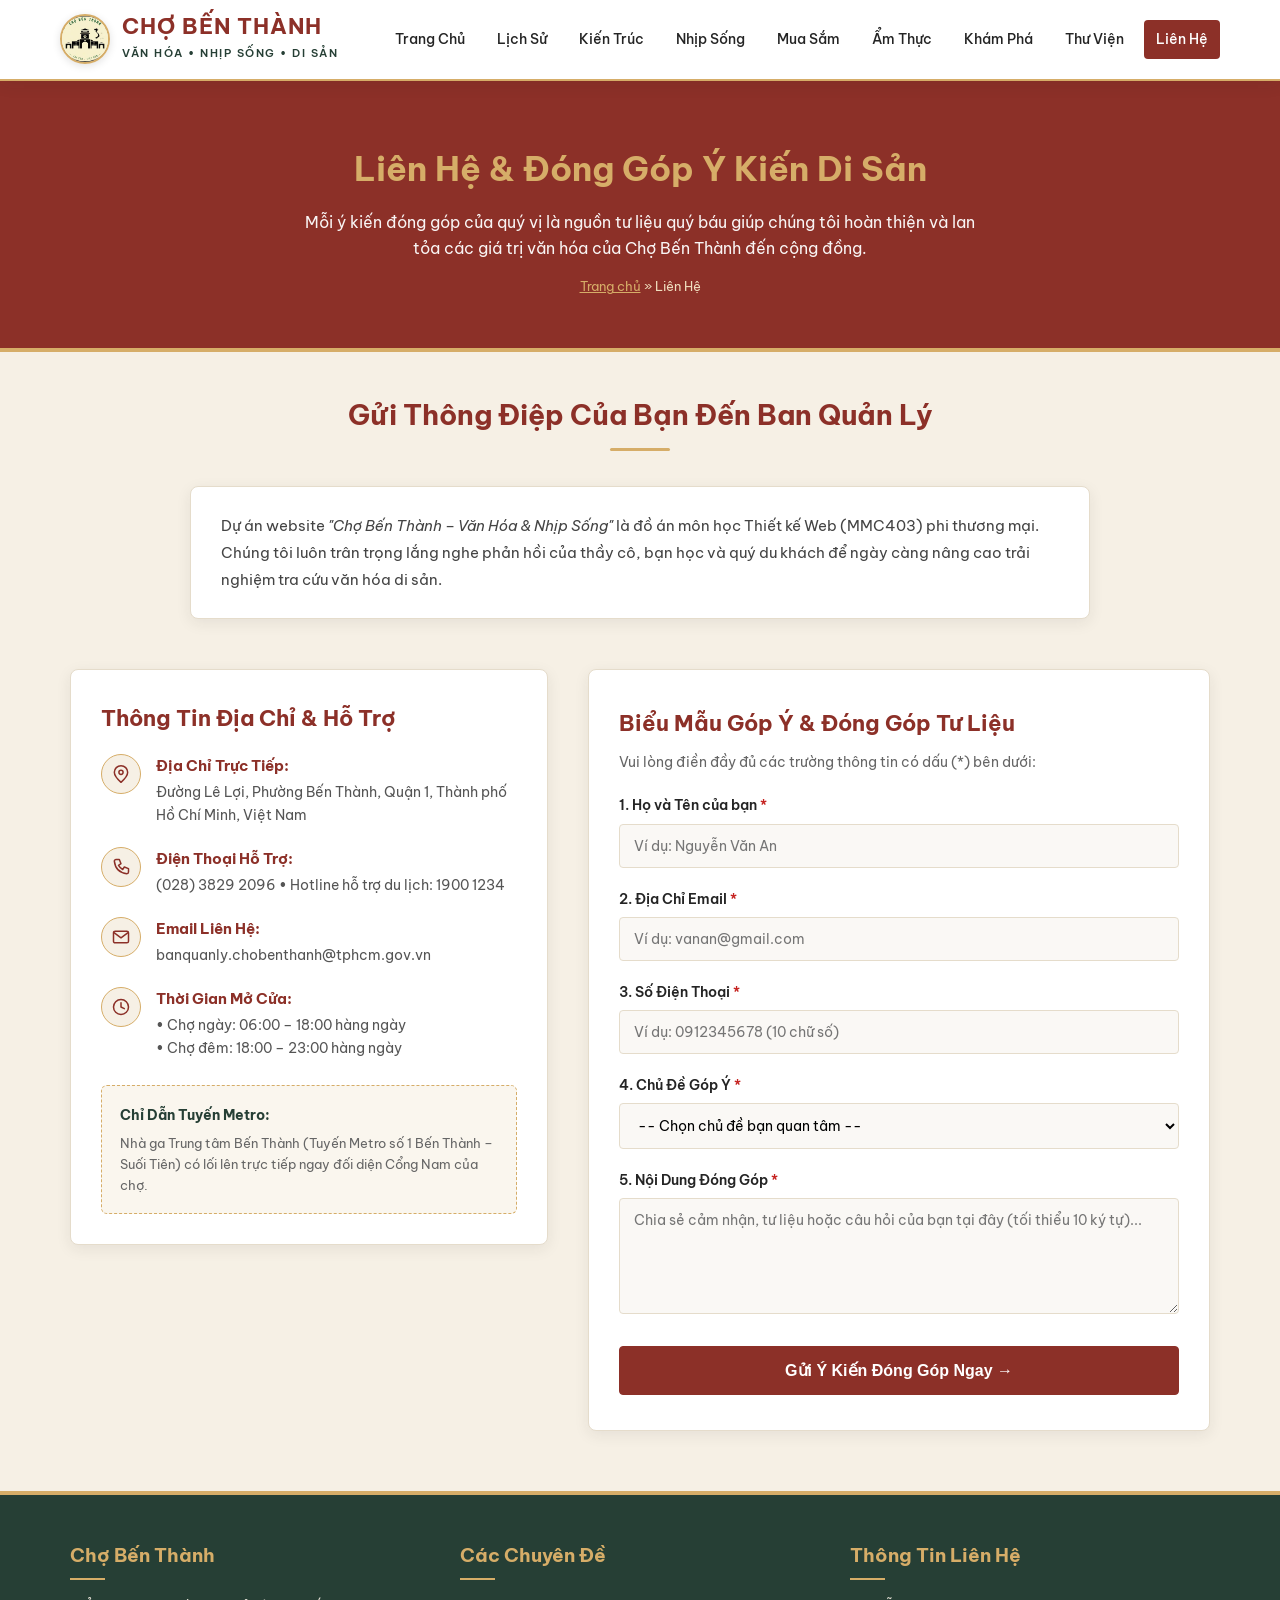
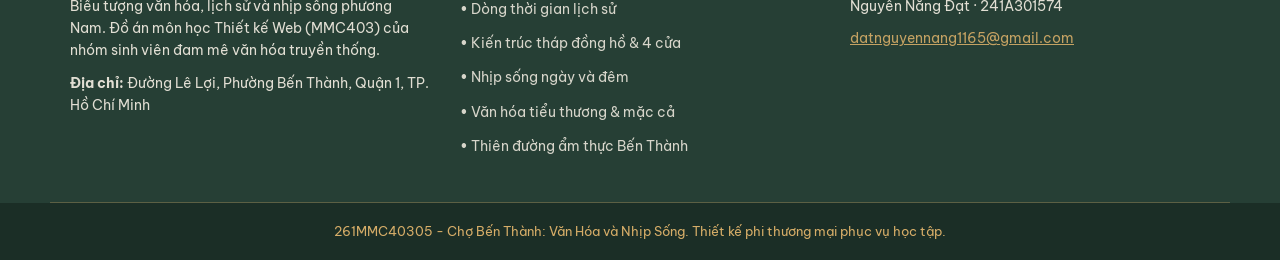
<file: nguyen-nang-dat/lien-he.html>
<!DOCTYPE html>
<html lang="vi">
<!-- Metadata của trang và các tệp CSS/JavaScript được nạp tại đây. -->
<head>
  <meta charset="UTF-8">
  <!-- Các đường dẫn tương đối từ đây tính theo thư mục Website. -->
  <base href="../">
  <meta name="viewport" content="width=device-width, initial-scale=1.0">
  <meta name="description" content="Lien he Ban quan ly Cho Ben Thanh va gui gop y ve du an bao ton van hoa di san.">
  <title>Liên Hệ & Góp Ý Di Sản | Chợ Bến Thành</title>

  <link rel="icon" type="image/png" href="./images/logo-cho-ben-thanh.png">

  <link rel="preconnect" href="https://fonts.googleapis.com">
  <link rel="preconnect" href="https://fonts.gstatic.com" crossorigin>
  <link href="https://fonts.googleapis.com/css2?family=Be+Vietnam+Pro:ital,wght@0,300;0,400;0,500;0,600;0,700;1,400&family=Playfair+Display:ital,wght@0,600;0,700;0,800;1,600&display=swap" rel="stylesheet">

  <!-- Kiểu dáng chung của website; trang còn nạp thêm CSS riêng bên dưới. -->
  <link rel="stylesheet" href="./style.css">
  <link rel="stylesheet" href="./nguyen-nang-dat/style.css">
  <!-- Nạp chức năng dùng chung; defer đợi HTML được phân tích xong. -->
  <script src="./script.js" defer></script>
  <script src="./nguyen-nang-dat/script.js" defer></script>
</head>

<!-- Bắt đầu phần nội dung hiển thị trong trình duyệt. -->
<body>

    <!-- Vị trí để JavaScript nạp thanh đầu trang dùng chung. -->
    <div id="site-header"></div>

  <!-- Khu vực nội dung: Liên Hệ & Đóng Góp Ý Kiến Di Sản. -->
  <section class="hero-banner-tv3">
    <div class="khung-chua">
      <h1 style="margin-top: 10px;">Liên Hệ & Đóng Góp Ý Kiến Di Sản</h1>
      <p>Mỗi ý kiến đóng góp của quý vị là nguồn tư liệu quý báu giúp chúng tôi hoàn thiện và lan tỏa các giá trị văn
        hóa của Chợ Bến Thành đến cộng đồng.</p>
      <div class="duong-dan-trang" style="margin-top: 15px; font-size: 13px; color: #F0DFC0;">
        <a href="./truong-kim-phuong/index.html" style="color: var(--mau-vang-co); text-decoration: underline;">Trang chủ</a> &raquo;
        <span>Liên Hệ</span>
      </div>
    </div>
  </section>

  <!-- Khu vực nội dung: Gửi Thông Điệp Của Bạn Đến Ban Quản Lý. -->
  <section class="phan-than-chinh" style="padding-bottom: 10px;">
    <div class="khung-chua">
      <div class="tieu-de-khoi">
        <h2>Gửi Thông Điệp Của Bạn Đến Ban Quản Lý</h2>
      </div>

      <div
        style="max-width: 900px; margin: 0 auto; background: #fff; padding: 25px 30px; border-radius: 8px; border: 1px solid var(--mau-vien); box-shadow: var(--bong-do);">
        <p style="font-size: 15px; line-height: 1.8; color: #444; margin: 0;">
          Dự án website <em>"Chợ Bến Thành – Văn Hóa & Nhịp Sống"</em> là đồ án môn học Thiết kế Web (MMC403) phi thương
          mại. Chúng tôi luôn trân trọng lắng nghe phản hồi của thầy cô, bạn học và quý du khách để ngày càng nâng cao
          trải nghiệm tra cứu văn hóa di sản.
        </p>
      </div>
    </div>
  </section>

  <!-- Khu vực nội dung: Thông Tin Địa Chỉ & Hỗ Trợ. -->
  <section class="phan-than-chinh">
    <div class="khung-chua">

      <div class="bo-cuc-lien-he-2-cot">

        <div class="hop-thong-tin-truc-tiep">
          <h3>Thông Tin Địa Chỉ & Hỗ Trợ</h3>

          <div class="dong-thong-tin">
            <div class="dong-thong-tin-icon"><img src="./images/icons/location.svg" alt="" aria-hidden="true"></div>
            <div>
              <strong style="display: block; font-size: 15px; color: var(--mau-do-gach);">Địa Chỉ Trực Tiếp:</strong>
              <p style="font-size: 14px; color: #555; margin-top: 2px;">Đường Lê Lợi, Phường Bến Thành, Quận 1, Thành
                phố Hồ Chí Minh, Việt Nam</p>
            </div>
          </div>

          <div class="dong-thong-tin">
            <div class="dong-thong-tin-icon"><img src="./images/icons/phone.svg" alt="" aria-hidden="true"></div>
            <div>
              <strong style="display: block; font-size: 15px; color: var(--mau-do-gach);">Điện Thoại Hỗ Trợ:</strong>
              <p style="font-size: 14px; color: #555; margin-top: 2px;">(028) 3829 2096 &bull; Hotline hỗ trợ du lịch:
                1900 1234</p>
            </div>
          </div>

          <div class="dong-thong-tin">
            <div class="dong-thong-tin-icon"><img src="./images/icons/mail.svg" alt="" aria-hidden="true"></div>
            <div>
              <strong style="display: block; font-size: 15px; color: var(--mau-do-gach);">Email Liên Hệ:</strong>
              <p style="font-size: 14px; color: #555; margin-top: 2px;">banquanly.chobenthanh@tphcm.gov.vn</p>
            </div>
          </div>

          <div class="dong-thong-tin">
            <div class="dong-thong-tin-icon"><img src="./images/icons/clock.svg" alt="" aria-hidden="true"></div>
            <div>
              <strong style="display: block; font-size: 15px; color: var(--mau-do-gach);">Thời Gian Mở Cửa:</strong>
              <p style="font-size: 14px; color: #555; margin-top: 2px;">
                • Chợ ngày: 06:00 – 18:00 hàng ngày<br>
                • Chợ đêm: 18:00 – 23:00 hàng ngày
              </p>
            </div>
          </div>

          <div
            style="background-color: #FAF6EE; padding: 18px; border-radius: 6px; border: 1px dashed var(--mau-vang-co); margin-top: 25px;">
            <strong style="color: var(--mau-xanh-reu); font-size: 14px; display: block; margin-bottom: 6px;">Chỉ Dẫn
              Tuyến Metro:</strong>
            <p style="font-size: 13px; color: #666; margin: 0; line-height: 1.6;">
              Nhà ga Trung tâm Bến Thành (Tuyến Metro số 1 Bến Thành – Suối Tiên) có lối lên trực tiếp ngay đối diện
              Cổng Nam của chợ.
            </p>
          </div>
        </div>

        <div class="khung-form-gop-y">
          <h3>Biểu Mẫu Góp Ý & Đóng Góp Tư Liệu</h3>
          <p style="font-size: 14px; color: #666; margin-bottom: 20px;">
            Vui lòng điền đầy đủ các trường thông tin có dấu (<span class="dau-sao">*</span>) bên dưới:
          </p>

          <div class="hop-thanh-cong" id="hopThanhCong" role="alert"></div>

          <!-- Biểu mẫu để người xem nhập và gửi thông tin góp ý. -->
          <form id="formGopY" novalidate>

            <div class="nhom-truong">
              <label for="hoTen" class="nhan-truong">1. Họ và Tên của bạn <span class="dau-sao">*</span></label>
              <input type="text" id="hoTen" class="o-nhap" placeholder="Ví dụ: Nguyễn Văn An" autocomplete="name">
              <div class="thong-bao-loi" id="loiHoTen"></div>
            </div>

            <div class="nhom-truong">
              <label for="email" class="nhan-truong">2. Địa Chỉ Email <span class="dau-sao">*</span></label>
              <input type="email" id="email" class="o-nhap" placeholder="Ví dụ: vanan@gmail.com" autocomplete="email">
              <div class="thong-bao-loi" id="loiEmail"></div>
            </div>

            <div class="nhom-truong">
              <label for="dienThoai" class="nhan-truong">3. Số Điện Thoại <span class="dau-sao">*</span></label>
              <input type="tel" id="dienThoai" class="o-nhap" placeholder="Ví dụ: 0912345678 (10 chữ số)"
                autocomplete="tel">
              <div class="thong-bao-loi" id="loiDienThoai"></div>
            </div>

            <div class="nhom-truong">
              <label for="chuDe" class="nhan-truong">4. Chủ Đề Góp Ý <span class="dau-sao">*</span></label>
              <select id="chuDe" class="o-nhap">
                <option value="">-- Chọn chủ đề bạn quan tâm --</option>
                <option value="van-hoa">Bổ sung tư liệu lịch sử & văn hóa chợ</option>
                <option value="kien-truc">Đóng góp hình ảnh kiến trúc tháp đồng hồ & 4 cửa</option>
                <option value="am-thuc">Gợi ý địa chỉ quán ăn ngon gia truyền</option>
                <option value="trai-nghiem">Phản ánh trải nghiệm mua sắm & dịch vụ</option>
                <option value="khac">Ý kiến đóng góp khác cho đồ án</option>
              </select>
              <div class="thong-bao-loi" id="loiChuDe"></div>
            </div>

            <div class="nhom-truong">
              <label for="noiDung" class="nhan-truong">5. Nội Dung Đóng Góp <span class="dau-sao">*</span></label>
              <textarea id="noiDung" class="o-nhap" rows="5"
                placeholder="Chia sẻ cảm nhận, tư liệu hoặc câu hỏi của bạn tại đây (tối thiểu 10 ký tự)..."></textarea>
              <div class="thong-bao-loi" id="loiNoiDung"></div>
            </div>

            <div style="margin-top: 25px;">
              <button type="submit" class="nut-chinh" style="width: 100%; padding: 14px; font-size: 16px;">
                Gửi Ý Kiến Đóng Góp Ngay &rarr;
              </button>
            </div>

          </form>
        </div>

      </div>

    </div>
  </section>

    <!-- Vị trí để JavaScript nạp chân trang và liên hệ thành viên. -->
    <div id="site-footer"></div>

</body>

</html>
</file>
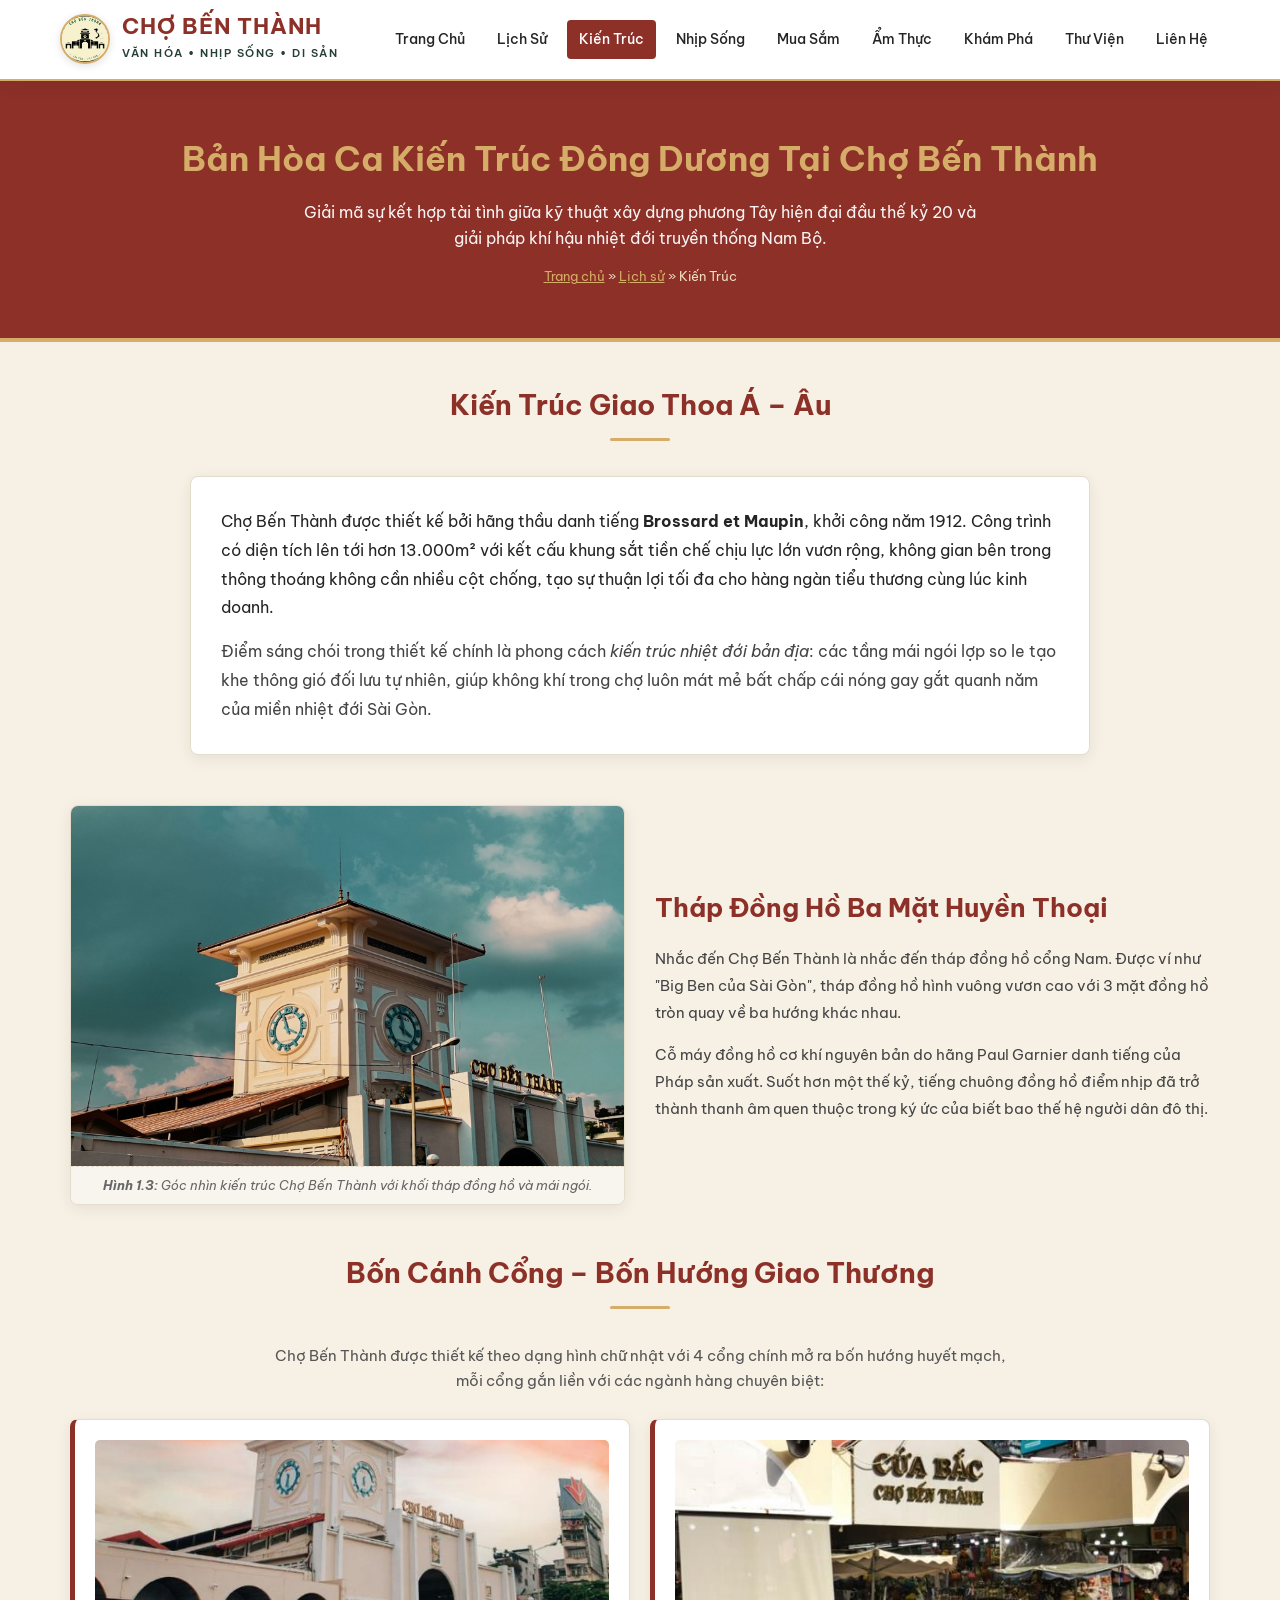
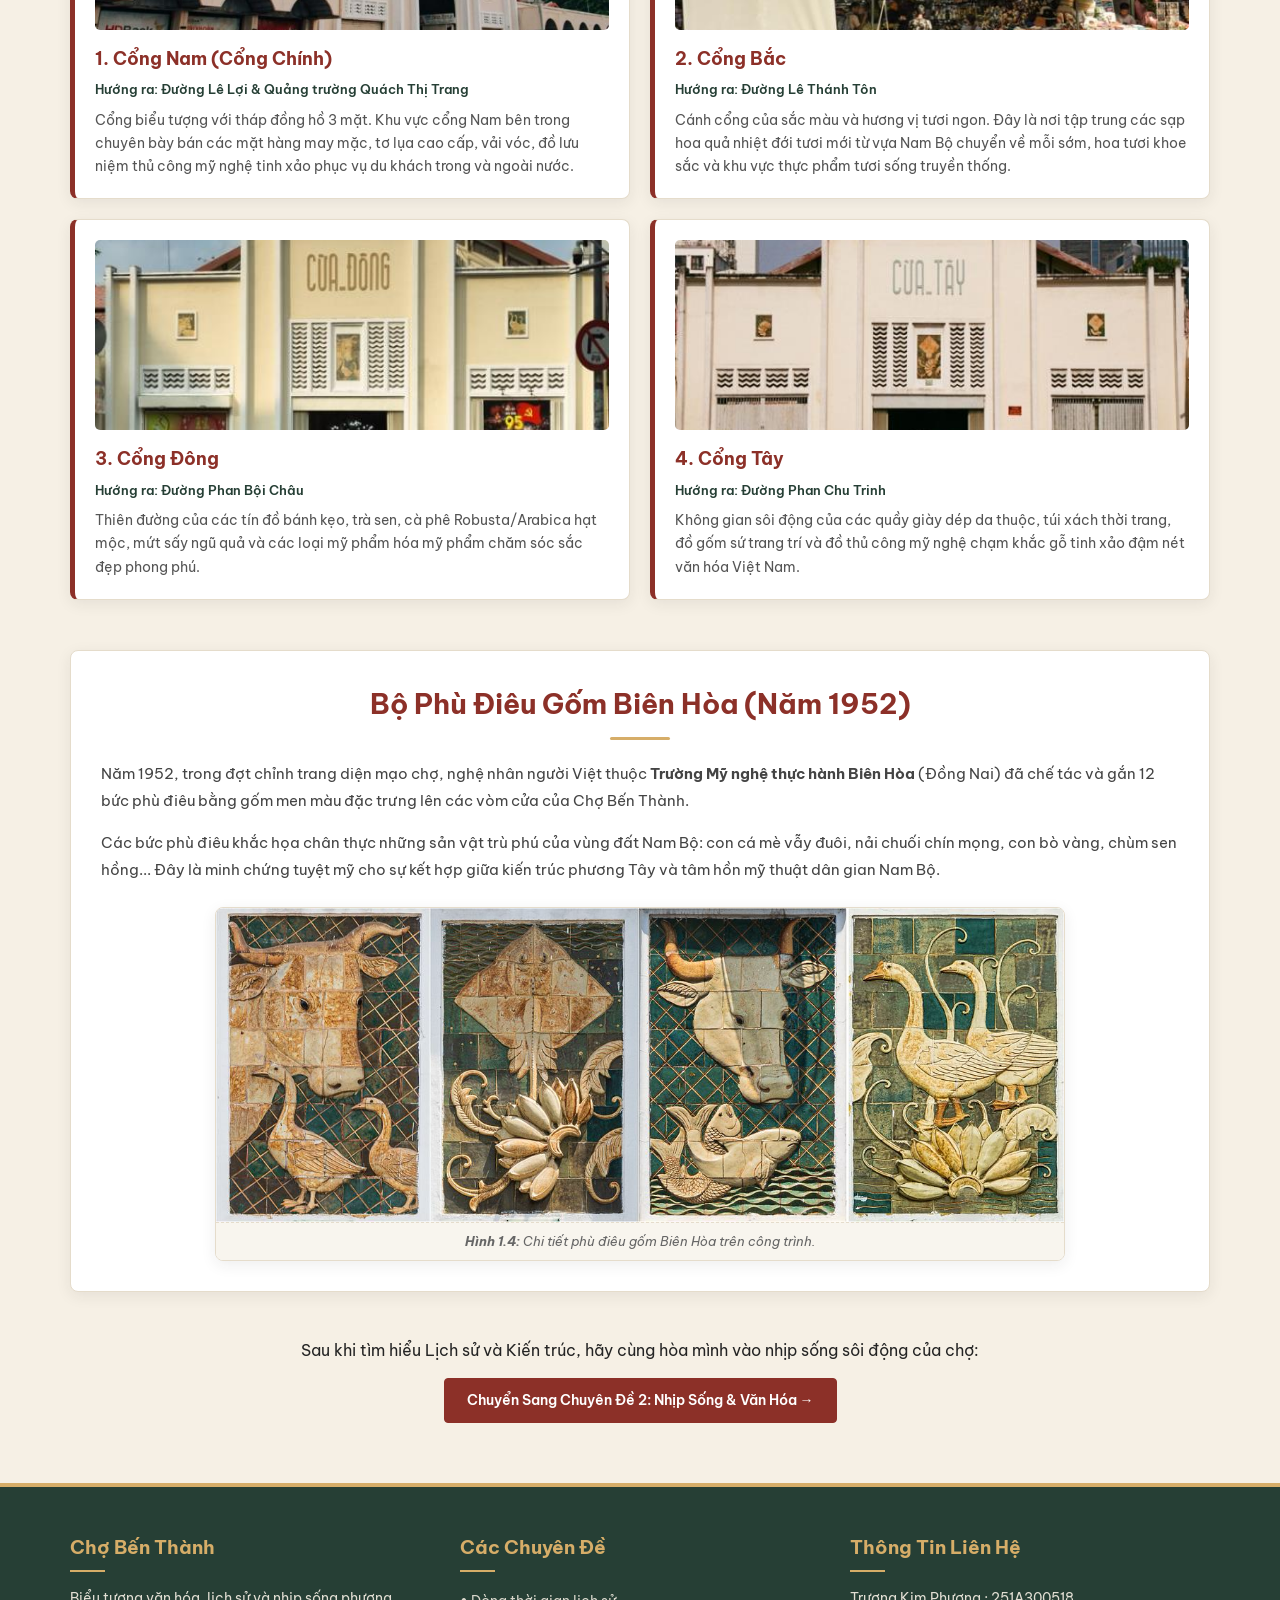
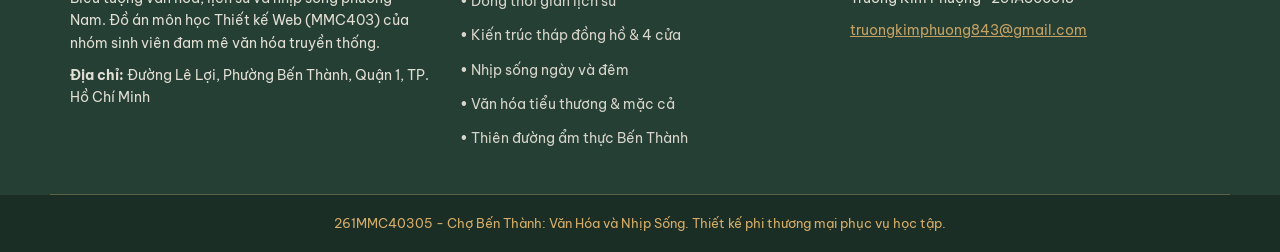
<file: truong-kim-phuong/kien-truc.html>
<!DOCTYPE html>
<html lang="vi">
<!-- Metadata của trang và các tệp CSS/JavaScript được nạp tại đây. -->
<head>
  <meta charset="UTF-8">
  <!-- Các đường dẫn tương đối từ đây tính theo thư mục Website. -->
  <base href="../">
  <meta name="viewport" content="width=device-width, initial-scale=1.0">
  <meta name="description" content="Kham pha chi tiet kien truc Cho Ben Thanh: thap dong ho kinh dien, he mai ngoi chong nong Dong Duong, 4 cua chinh va nghe thuat gom Bien Hoa.">
  <title>Kiến Trúc Độc Đáo & 4 Cánh Cổng Huyền Thoại | Chợ Bến Thành</title>
  
  <link rel="icon" type="image/png" href="./images/logo-cho-ben-thanh.png">
  
  <link rel="preconnect" href="https://fonts.googleapis.com">
  <link rel="preconnect" href="https://fonts.gstatic.com" crossorigin>
  <link href="https://fonts.googleapis.com/css2?family=Be+Vietnam+Pro:ital,wght@0,300;0,400;0,500;0,600;0,700;1,400&family=Playfair+Display:ital,wght@0,600;0,700;0,800;1,600&display=swap" rel="stylesheet">
  
  <!-- Kiểu dáng chung của website; trang còn nạp thêm CSS riêng bên dưới. -->
  <link rel="stylesheet" href="./style.css">
  <link rel="stylesheet" href="./truong-kim-phuong/style.css">
  <!-- Nạp chức năng dùng chung; defer đợi HTML được phân tích xong. -->
  <script src="./script.js" defer></script>
  <script src="./truong-kim-phuong/script.js" defer></script>
</head>
<!-- Bắt đầu phần nội dung hiển thị trong trình duyệt. -->
<body>

    <!-- Vị trí để JavaScript nạp thanh đầu trang dùng chung. -->
    <div id="site-header"></div>

    <!-- Phần nội dung chính của trang Kiến Trúc Chợ Bến Thành -->
  <!-- Khu vực nội dung: Bản Hòa Ca Kiến Trúc Đông Dương Tại Chợ Bến Thành. -->
  <section class="hero-banner-chung">
    <div class="khung-chua">
      <h1>Bản Hòa Ca Kiến Trúc Đông Dương Tại Chợ Bến Thành</h1>
      <p>Giải mã sự kết hợp tài tình giữa kỹ thuật xây dựng phương Tây hiện đại đầu thế kỷ 20 và giải pháp khí hậu nhiệt đới truyền thống Nam Bộ.</p>
      <!-- Đường dẫn điều hướng cho biết trang hiện tại trong cấu trúc website. -->
      <div class="duong-dan-trang">
        <a href="./truong-kim-phuong/index.html">Trang chủ</a> &raquo; <a href="./truong-kim-phuong/lich-su.html">Lịch sử</a> &raquo; <span>Kiến Trúc</span>
      </div>
    </div>
  </section>

<!-- Phần nội dung chính của trang Kiến Trúc Chợ Bến Thành -->
  <!-- Khu vực nội dung: Kiến Trúc Giao Thoa Á – Âu. -->
  <section class="phan-than-chinh" style="padding-bottom: 10px;">
    <div class="khung-chua">
      <div class="tieu-de-khoi">
        <h2>Kiến Trúc Giao Thoa Á – Âu</h2>
      </div>

      <div style="max-width: 900px; margin: 0 auto; background: #fff; padding: 30px; border-radius: 8px; border: 1px solid var(--mau-vien); box-shadow: var(--bong-do);">
        <p style="font-size: 16px; line-height: 1.8; margin-bottom: 15px;">
          Chợ Bến Thành được thiết kế bởi hãng thầu danh tiếng <strong>Brossard et Maupin</strong>, khởi công năm 1912. Công trình có diện tích lên tới hơn 13.000m² với kết cấu khung sắt tiền chế chịu lực lớn vươn rộng, không gian bên trong thông thoáng không cần nhiều cột chống, tạo sự thuận lợi tối đa cho hàng ngàn tiểu thương cùng lúc kinh doanh.
        </p>
        <p style="font-size: 16px; line-height: 1.8; color: #444;">
          Điểm sáng chói trong thiết kế chính là phong cách <em>kiến trúc nhiệt đới bản địa</em>: các tầng mái ngói lợp so le tạo khe thông gió đối lưu tự nhiên, giúp không khí trong chợ luôn mát mẻ bất chấp cái nóng gay gắt quanh năm của miền nhiệt đới Sài Gòn.
        </p>
      </div>
    </div>
  </section>

  <!-- Một khu vực nội dung riêng của trang. -->
  <section class="phan-than-chinh">
    <div class="khung-chua">
      
      <!-- Lưới nhóm các thẻ nội dung để CSS sắp xếp thành cột. -->
      <div class="luoi-kien-truc-2-cot">
        <div>
          <!-- Gom hình minh họa với chú thích đi kèm. -->
          <figure class="the-bai-viet anh-kien-truc">
            <img src="./images/content/kien-truc-thap-dong-ho.jpg" alt="Góc nhìn khác của kiến trúc Chợ Bến Thành">
            <figcaption class="chu-thich-hinh-anh">
              <strong>Hình 1.3:</strong> Góc nhìn kiến trúc Chợ Bến Thành với khối tháp đồng hồ và mái ngói.
            </figcaption>
          </figure>
        </div>

        <div>
          <h3 style="font-family: var(--font-tieu-de); font-size: 26px; color: var(--mau-do-gach); margin-bottom: 15px;">
            Tháp Đồng Hồ Ba Mặt Huyền Thoại
          </h3>
          <p style="font-size: 15px; line-height: 1.8; color: #444; margin-bottom: 15px;">
            Nhắc đến Chợ Bến Thành là nhắc đến tháp đồng hồ cổng Nam. Được ví như "Big Ben của Sài Gòn", tháp đồng hồ hình vuông vươn cao với 3 mặt đồng hồ tròn quay về ba hướng khác nhau. 
          </p>
          <p style="font-size: 15px; line-height: 1.8; color: #444;">
            Cỗ máy đồng hồ cơ khí nguyên bản do hãng Paul Garnier danh tiếng của Pháp sản xuất. Suốt hơn một thế kỷ, tiếng chuông đồng hồ điểm nhịp đã trở thành thanh âm quen thuộc trong ký ức của biết bao thế hệ người dân đô thị.
          </p>
        </div>
      </div>

      <div class="tieu-de-khoi" style="margin-top: 40px;">
        <h2>Bốn Cánh Cổng – Bốn Hướng Giao Thương</h2>
      </div>

      <p style="text-align: center; max-width: 750px; margin: 0 auto 25px auto; font-size: 15px; color: #555;">
        Chợ Bến Thành được thiết kế theo dạng hình chữ nhật với 4 cổng chính mở ra bốn hướng huyết mạch, mỗi cổng gắn liền với các ngành hàng chuyên biệt:
      </p>

      <!-- Bốn cổng chính của Chợ Bến Thành -->
      <!-- Lưới nhóm các thẻ nội dung để CSS sắp xếp thành cột. -->
      <div class="luoi-4-cong">
        
        <div class="the-cong">
          <img src="./images/cua-cho/cong-tay.jpg" alt="Cổng Nam Chợ Bến Thành với tháp đồng hồ">
          <h4>1. Cổng Nam (Cổng Chính)</h4>
          <span>Hướng ra: Đường Lê Lợi & Quảng trường Quách Thị Trang</span>
          <p>Cổng biểu tượng với tháp đồng hồ 3 mặt. Khu vực cổng Nam bên trong chuyên bày bán các mặt hàng may mặc, tơ lụa cao cấp, vải vóc, đồ lưu niệm thủ công mỹ nghệ tinh xảo phục vụ du khách trong và ngoài nước.</p>
        </div>

        <div class="the-cong">
          <img src="./images/cua-cho/cong-bac.jpg" alt="Mặt tiền Cổng Bắc Chợ Bến Thành">
          <h4>2. Cổng Bắc</h4>
          <span>Hướng ra: Đường Lê Thánh Tôn</span>
          <p>Cánh cổng của sắc màu và hương vị tươi ngon. Đây là nơi tập trung các sạp hoa quả nhiệt đới tươi mới từ vựa Nam Bộ chuyển về mỗi sớm, hoa tươi khoe sắc và khu vực thực phẩm tươi sống truyền thống.</p>
        </div>

        <div class="the-cong">
          <img src="./images/cua-cho/cong-nam.jpg" alt="Mặt tiền Cổng Đông Chợ Bến Thành">
          <h4>3. Cổng Đông</h4>
          <span>Hướng ra: Đường Phan Bội Châu</span>
          <p>Thiên đường của các tín đồ bánh kẹo, trà sen, cà phê Robusta/Arabica hạt mộc, mứt sấy ngũ quả và các loại mỹ phẩm hóa mỹ phẩm chăm sóc sắc đẹp phong phú.</p>
        </div>

        <div class="the-cong">
          <img src="./images/cua-cho/cong-dong.jpg" alt="Mặt tiền Cổng Tây Chợ Bến Thành">
          <h4>4. Cổng Tây</h4>
          <span>Hướng ra: Đường Phan Chu Trinh</span>
          <p>Không gian sôi động của các quầy giày dép da thuộc, túi xách thời trang, đồ gốm sứ trang trí và đồ thủ công mỹ nghệ chạm khắc gỗ tinh xảo đậm nét văn hóa Việt Nam.</p>
        </div>

      </div>

      <!-- Bộ phù điêu gốm Biên Hòa trang trí trên kiến trúc Chợ Bến Thành -->
      <div style="background-color: #fff; border-radius: 8px; padding: 30px; margin-top: 50px; border: 1px solid var(--mau-vien); box-shadow: var(--bong-do);">
        <div class="tieu-de-khoi" style="margin-bottom: 20px;">
          <h2>Bộ Phù Điêu Gốm Biên Hòa (Năm 1952)</h2>
        </div>
        <p style="font-size: 15px; line-height: 1.8; color: #444; margin-bottom: 15px;">
          Năm 1952, trong đợt chỉnh trang diện mạo chợ, nghệ nhân người Việt thuộc <strong>Trường Mỹ nghệ thực hành Biên Hòa</strong> (Đồng Nai) đã chế tác và gắn 12 bức phù điêu bằng gốm men màu đặc trưng lên các vòm cửa của Chợ Bến Thành.
        </p>
        <p style="font-size: 15px; line-height: 1.8; color: #444;">
          Các bức phù điêu khắc họa chân thực những sản vật trù phú của vùng đất Nam Bộ: con cá mè vẫy đuôi, nải chuối chín mọng, con bò vàng, chùm sen hồng... Đây là minh chứng tuyệt mỹ cho sự kết hợp giữa kiến trúc phương Tây và tâm hồn mỹ thuật dân gian Nam Bộ.
        </p>
        <!-- Gom hình minh họa với chú thích đi kèm. -->
        <figure class="the-bai-viet anh-phu-dieu" style="max-width: 850px; margin: 24px auto 0;">
          <img src="./images/content/phu-dieu-gom-bien-hoa.png" alt="Phù điêu gốm Biên Hòa trang trí trên kiến trúc Chợ Bến Thành">
          <figcaption class="chu-thich-hinh-anh"><strong>Hình 1.4:</strong> Chi tiết phù điêu gốm Biên Hòa trên công trình.</figcaption>
        </figure>
      </div>

      <!-- Kết thúc phần nội dung chính của trang Kiến Trúc Chợ Bến Thành -->
      <div style="text-align: center; margin-top: 45px;">
        <p style="font-size: 16px; margin-bottom: 15px;">Sau khi tìm hiểu Lịch sử và Kiến trúc, hãy cùng hòa mình vào nhịp sống sôi động của chợ:</p>
        <a href="./ha-nguyen-thanh-xuan/nhip-song.html" class="nut-chinh">Chuyển Sang Chuyên Đề 2: Nhịp Sống & Văn Hóa &rarr;</a>
      </div>

    </div>
  </section>

    <!-- Vị trí để JavaScript nạp chân trang và liên hệ thành viên. -->
    <div id="site-footer"></div>

</body>
</html>
</file>
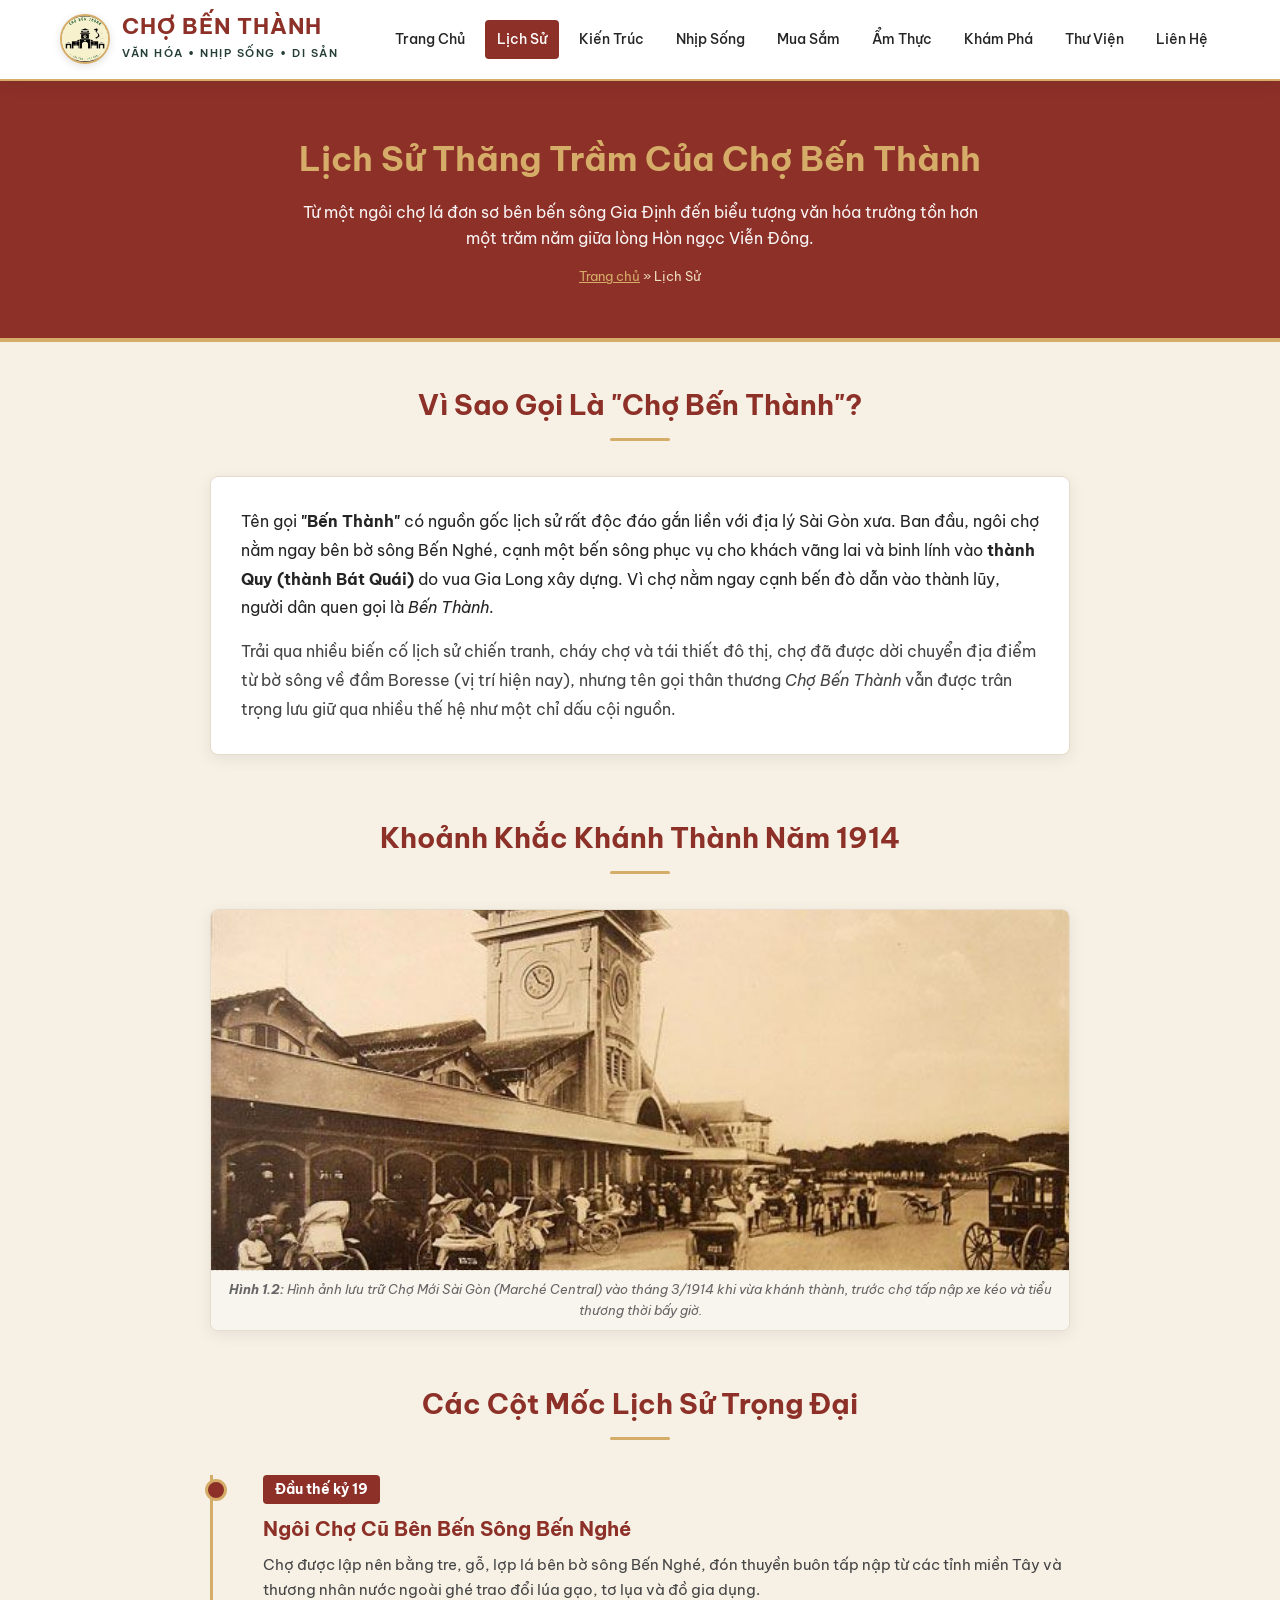
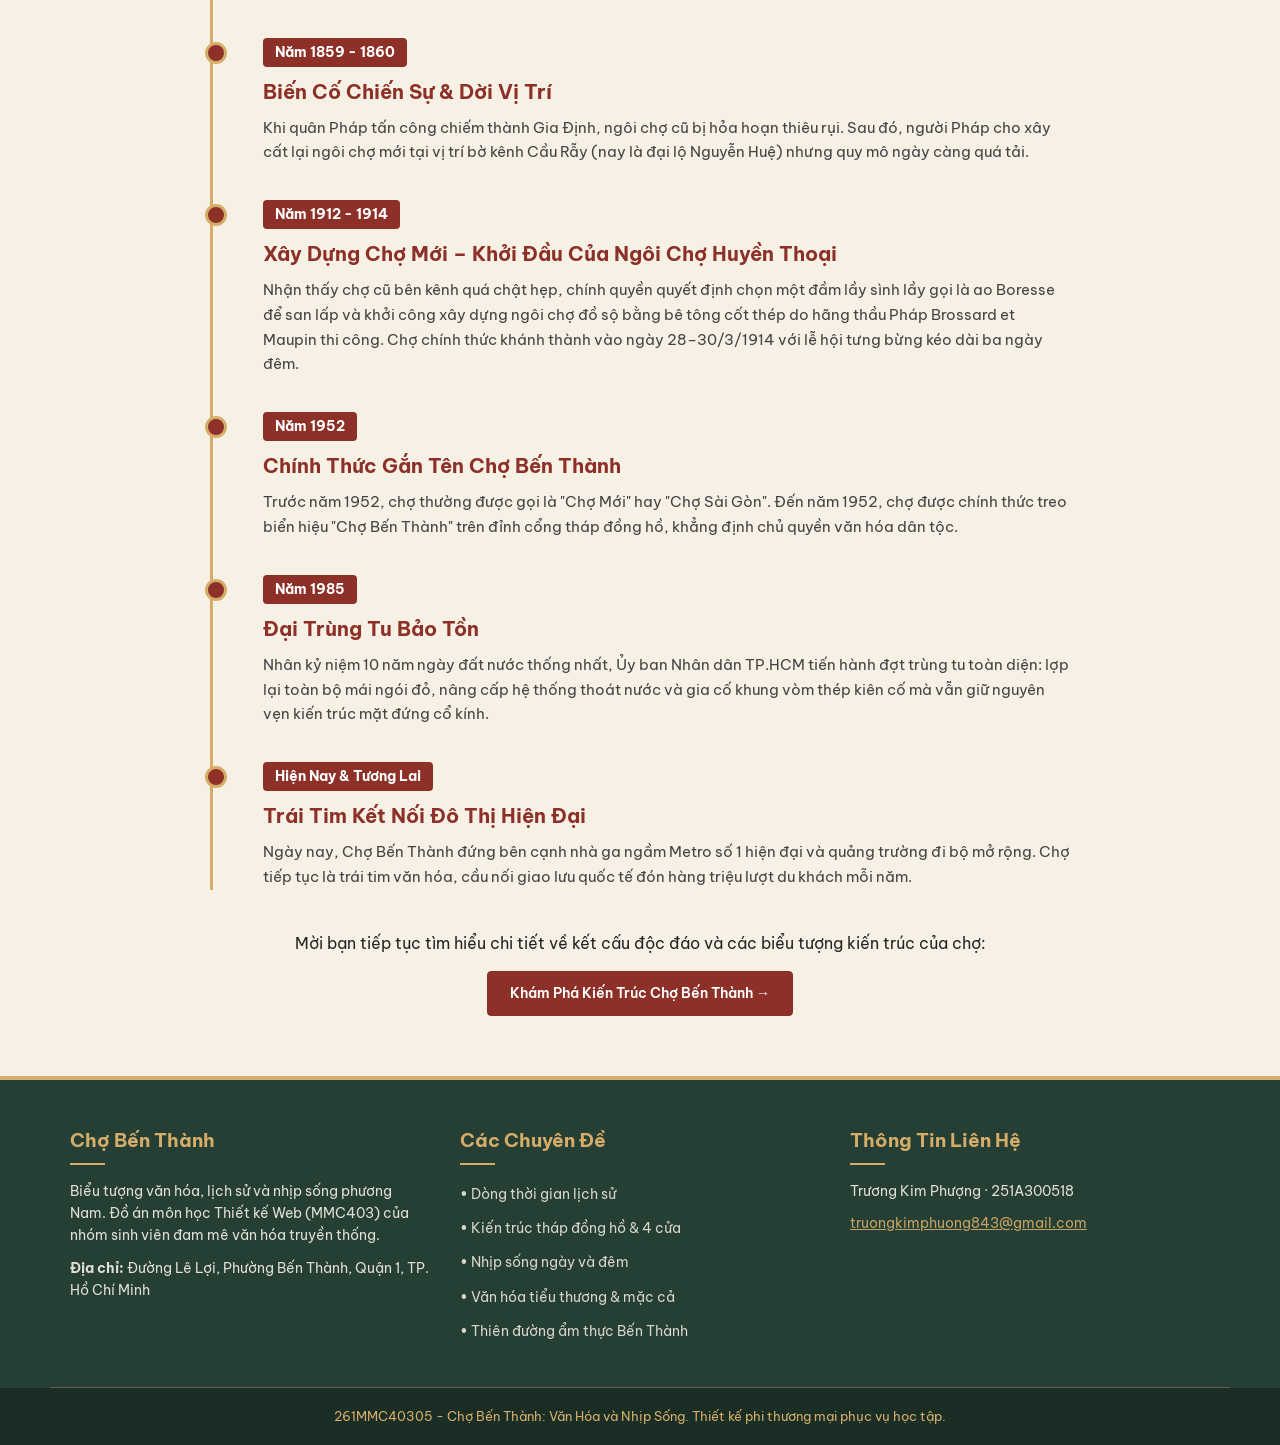
<file: truong-kim-phuong/lich-su.html>
<!DOCTYPE html>
<html lang="vi">
<!-- Metadata của trang và các tệp CSS/JavaScript được nạp tại đây. -->
<head>
  <meta charset="UTF-8">
  <!-- Các đường dẫn tương đối từ đây tính theo thư mục Website. -->
  <base href="../">
  <meta name="viewport" content="width=device-width, initial-scale=1.0">
  <meta name="description" content="Lich su hinh thanh va phat trien hon mot the ky cua Cho Ben Thanh qua cac moc thoi gian quan trong tu 1914 den nay.">
  <title>Lịch Sử Hình Thành & Phát Triển | Chợ Bến Thành</title>
  
  <link rel="icon" type="image/png" href="./images/logo-cho-ben-thanh.png">
  
  <link rel="preconnect" href="https://fonts.googleapis.com">
  <link rel="preconnect" href="https://fonts.gstatic.com" crossorigin>
  <link href="https://fonts.googleapis.com/css2?family=Be+Vietnam+Pro:ital,wght@0,300;0,400;0,500;0,600;0,700;1,400&family=Playfair+Display:ital,wght@0,600;0,700;0,800;1,600&display=swap" rel="stylesheet">
  
  <!-- Kiểu dáng chung của website; trang còn nạp thêm CSS riêng bên dưới. -->
  <link rel="stylesheet" href="./style.css">
  <link rel="stylesheet" href="./truong-kim-phuong/style.css">
  <!-- Nạp chức năng dùng chung; defer đợi HTML được phân tích xong. -->
  <script src="./script.js" defer></script>
  <script src="./truong-kim-phuong/script.js" defer></script>
</head>
<!-- Bắt đầu phần nội dung hiển thị trong trình duyệt. -->
<body>

    <!-- Vị trí để JavaScript nạp thanh đầu trang dùng chung. -->
    <div id="site-header"></div>

  <!-- Khu vực nội dung: Lịch Sử Thăng Trầm Của Chợ Bến Thành. -->
  <section class="hero-banner-chung">
    <div class="khung-chua">
      <h1>Lịch Sử Thăng Trầm Của Chợ Bến Thành</h1>
      <p>Từ một ngôi chợ lá đơn sơ bên bến sông Gia Định đến biểu tượng văn hóa trường tồn hơn một trăm năm giữa lòng Hòn ngọc Viễn Đông.</p>
      <div class="duong-dan-trang">
        <a href="./truong-kim-phuong/index.html">Trang chủ</a> &raquo; <span>Lịch Sử</span>
      </div>
    </div>
  </section>

  <!-- Khu vực nội dung: Vì Sao Gọi Là "Chợ Bến Thành"?. -->
  <section class="phan-than-chinh" style="padding-bottom: 20px;">
    <div class="khung-chua">
      <div class="tieu-de-khoi">
        <h2>Vì Sao Gọi Là "Chợ Bến Thành"?</h2>
      </div>

      <div style="max-width: 860px; margin: 0 auto; background: #fff; padding: 30px; border-radius: 8px; border: 1px solid var(--mau-vien); box-shadow: var(--bong-do);">
        <p style="margin-bottom: 15px; font-size: 16px; line-height: 1.8;">
          Tên gọi <strong>"Bến Thành"</strong> có nguồn gốc lịch sử rất độc đáo gắn liền với địa lý Sài Gòn xưa. Ban đầu, ngôi chợ nằm ngay bên bờ sông Bến Nghé, cạnh một bến sông phục vụ cho khách vãng lai và binh lính vào <strong>thành Quy (thành Bát Quái)</strong> do vua Gia Long xây dựng. Vì chợ nằm ngay cạnh bến đò dẫn vào thành lũy, người dân quen gọi là <em>Bến Thành</em>.
        </p>
        <p style="font-size: 16px; line-height: 1.8; color: #444;">
          Trải qua nhiều biến cố lịch sử chiến tranh, cháy chợ và tái thiết đô thị, chợ đã được dời chuyển địa điểm từ bờ sông về đầm Boresse (vị trí hiện nay), nhưng tên gọi thân thương <em>Chợ Bến Thành</em> vẫn được trân trọng lưu giữ qua nhiều thế hệ như một chỉ dấu cội nguồn.
        </p>
      </div>
    </div>
  </section>

  <!-- Khu vực nội dung: Khoảnh Khắc Khánh Thành Năm 1914. -->
  <section class="phan-than-chinh">
    <div class="khung-chua">
      
      <div class="tieu-de-khoi">
        <h2>Khoảnh Khắc Khánh Thành Năm 1914</h2>
      </div>

      <!-- Gom hình minh họa với chú thích đi kèm. -->
      <figure class="the-bai-viet" style="max-width: 860px; margin: 0 auto 50px auto;">
        <img src="./images/content/lich-su-1914.jpg" alt="Cho Ben Thanh nam 1914 khi moi khanh thanh thoi Phap thuoc">
        <figcaption class="chu-thich-hinh-anh">
          <strong>Hình 1.2:</strong> Hình ảnh lưu trữ Chợ Mới Sài Gòn (Marché Central) vào tháng 3/1914 khi vừa khánh thành, trước chợ tấp nập xe kéo và tiểu thương thời bấy giờ.
        </figcaption>
      </figure>

      <div class="tieu-de-khoi">
        <h2>Các Cột Mốc Lịch Sử Trọng Đại</h2>
      </div>

      <!-- Dòng thời gian gồm các mốc lịch sử theo thứ tự. -->
      <div class="dong-thoi-gian">
        
        <div class="moc-thoi-gian">
          <span class="moc-nam">Đầu thế kỷ 19</span>
          <h3>Ngôi Chợ Cũ Bên Bến Sông Bến Nghé</h3>
          <p>Chợ được lập nên bằng tre, gỗ, lợp lá bên bờ sông Bến Nghé, đón thuyền buôn tấp nập từ các tỉnh miền Tây và thương nhân nước ngoài ghé trao đổi lúa gạo, tơ lụa và đồ gia dụng.</p>
        </div>

        <div class="moc-thoi-gian">
          <span class="moc-nam">Năm 1859 - 1860</span>
          <h3>Biến Cố Chiến Sự & Dời Vị Trí</h3>
          <p>Khi quân Pháp tấn công chiếm thành Gia Định, ngôi chợ cũ bị hỏa hoạn thiêu rụi. Sau đó, người Pháp cho xây cất lại ngôi chợ mới tại vị trí bờ kênh Cầu Rẫy (nay là đại lộ Nguyễn Huệ) nhưng quy mô ngày càng quá tải.</p>
        </div>

        <div class="moc-thoi-gian">
          <span class="moc-nam">Năm 1912 - 1914</span>
          <h3>Xây Dựng Chợ Mới – Khởi Đầu Của Ngôi Chợ Huyền Thoại</h3>
          <p>Nhận thấy chợ cũ bên kênh quá chật hẹp, chính quyền quyết định chọn một đầm lầy sình lầy gọi là ao Boresse để san lấp và khởi công xây dựng ngôi chợ đồ sộ bằng bê tông cốt thép do hãng thầu Pháp Brossard et Maupin thi công. Chợ chính thức khánh thành vào ngày 28–30/3/1914 với lễ hội tưng bừng kéo dài ba ngày đêm.</p>
        </div>

        <div class="moc-thoi-gian">
          <span class="moc-nam">Năm 1952</span>
          <h3>Chính Thức Gắn Tên Chợ Bến Thành</h3>
          <p>Trước năm 1952, chợ thường được gọi là "Chợ Mới" hay "Chợ Sài Gòn". Đến năm 1952, chợ được chính thức treo biển hiệu "Chợ Bến Thành" trên đỉnh cổng tháp đồng hồ, khẳng định chủ quyền văn hóa dân tộc.</p>
        </div>

        <div class="moc-thoi-gian">
          <span class="moc-nam">Năm 1985</span>
          <h3>Đại Trùng Tu Bảo Tồn</h3>
          <p>Nhân kỷ niệm 10 năm ngày đất nước thống nhất, Ủy ban Nhân dân TP.HCM tiến hành đợt trùng tu toàn diện: lợp lại toàn bộ mái ngói đỏ, nâng cấp hệ thống thoát nước và gia cố khung vòm thép kiên cố mà vẫn giữ nguyên vẹn kiến trúc mặt đứng cổ kính.</p>
        </div>

        <div class="moc-thoi-gian">
          <span class="moc-nam">Hiện Nay & Tương Lai</span>
          <h3>Trái Tim Kết Nối Đô Thị Hiện Đại</h3>
          <p>Ngày nay, Chợ Bến Thành đứng bên cạnh nhà ga ngầm Metro số 1 hiện đại và quảng trường đi bộ mở rộng. Chợ tiếp tục là trái tim văn hóa, cầu nối giao lưu quốc tế đón hàng triệu lượt du khách mỗi năm.</p>
        </div>

      </div>

      <div style="text-align: center; margin-top: 40px;">
        <p style="font-size: 16px; margin-bottom: 15px;">Mời bạn tiếp tục tìm hiểu chi tiết về kết cấu độc đáo và các biểu tượng kiến trúc của chợ:</p>
        <a href="./truong-kim-phuong/kien-truc.html" class="nut-chinh">Khám Phá Kiến Trúc Chợ Bến Thành &rarr;</a>
      </div>

    </div>
  </section>

    <!-- Vị trí để JavaScript nạp chân trang và liên hệ thành viên. -->
    <div id="site-footer"></div>

</body>
</html>
</file>
<file: truong-kim-phuong/style.css>
/* Trương Kim Phượng: Trang chủ, lịch sử và kiến trúc */
.tv1-header-badge {
  display: inline-block;
  background-color: var(--mau-vang-co);
  color: var(--mau-den-than);
  font-size: 11px;
  font-weight: 700;
  padding: 2px 8px;
  border-radius: 4px;
}

/* Banner ảnh lớn ở đầu trang chủ. */
.hero-trang-chu {
  position: relative;
  width: 100%;
  height: calc(100vh - 74px);
  min-height: 520px;
  background-image: url('../images/banner/banner-chinh.jpg');
  background-size: cover;
  background-position: center center;
  background-repeat: no-repeat;
  border-bottom: 4px solid var(--mau-vang-co);
  box-shadow: 0 4px 20px rgba(0, 0, 0, 0.12);
}

/* Lưới ba thẻ giới thiệu các nhóm nội dung. */
.luoi-3-cot {
  display: grid;
  grid-template-columns: repeat(3, 1fr);
  gap: 25px;
  margin-top: 20px;
}

.khoi-diem-nhan {
  background: var(--mau-trang);
  border-radius: 8px;
  padding: 28px 24px;
  text-align: center;
  border-top: 4px solid var(--mau-do-gach);
  box-shadow: var(--bong-do);
  border: 1px solid var(--mau-vien);
}

.bieu-tuong-icon {
  width: 55px;
  height: 55px;
  margin: 0 auto 16px auto;
  background-color: var(--mau-kem-nen);
  color: var(--mau-do-gach);
  border-radius: 50%;
  display: flex;
  align-items: center;
  justify-content: center;
  font-size: 24px;
  font-weight: bold;
  border: 1px solid var(--mau-vang-co);
}

.khoi-diem-nhan h3 {
  font-family: var(--font-tieu-de);
  font-size: 20px;
  color: var(--mau-do-gach);
  margin-bottom: 10px;
}

.khoi-diem-nhan p {
  font-size: 14px;
  color: #555;
  margin-bottom: 16px;
}

/* Khung hỏi đáp và trạng thái mở/đóng của từng câu. */
.khung-faq {
  max-width: 900px;
  margin: 0 auto;
  background-color: var(--mau-trang);
  border-radius: 8px;
  padding: 25px 30px;
  box-shadow: var(--bong-do);
  border: 1px solid var(--mau-vien);
}

.faq-danh-sach {
  display: flex;
  flex-direction: column;
  gap: 14px;
  margin-top: 20px;
}

.faq-muc {
  border: 1px solid var(--mau-vien);
  border-radius: 6px;
  overflow: hidden;
  background-color: #FAF7F2;
  transition: all 0.25s ease;
}

.faq-muc.dang-mo {
  border-color: var(--mau-do-gach);
  background-color: var(--mau-trang);
}

.faq-nut-hoi {
  width: 100%;
  text-align: left;
  background: none;
  border: none;
  padding: 16px 20px;
  font-family: var(--font-noi-dung);
  font-size: 16px;
  font-weight: 600;
  color: var(--mau-den-than);
  cursor: pointer;
  display: flex;
  justify-content: space-between;
  align-items: center;
  gap: 15px;
}

.faq-nut-hoi:hover {
  color: var(--mau-do-gach);
}

.faq-icon-trang-thai {
  font-size: 20px;
  font-weight: bold;
  color: var(--mau-do-gach);
  transition: transform 0.3s ease;
  flex-shrink: 0;
}

.faq-muc.dang-mo .faq-icon-trang-thai {
  transform: rotate(45deg);
  color: var(--mau-vang-co);
}

.faq-tra-loi {
  display: none;
  padding: 0 20px 18px 20px;
  font-size: 15px;
  color: #444;
  line-height: 1.65;
  border-top: 1px dashed var(--mau-vien);
  margin-top: 5px;
  padding-top: 12px;
}

.faq-muc.dang-mo .faq-tra-loi {
  display: block; }

/* Các mốc lịch sử được xếp theo trục thời gian. */
.dong-thoi-gian {
  position: relative;
  max-width: 860px;
  margin: 30px auto;
  padding-left: 30px;
  border-left: 3px solid var(--mau-vang-co);
}

.moc-thoi-gian {
  position: relative;
  margin-bottom: 35px;
  padding-left: 20px;
}

.moc-thoi-gian::before {
  content: '';
  position: absolute;
  left: -38px;
  top: 4px;
  width: 16px;
  height: 16px;
  background-color: var(--mau-do-gach);
  border: 3px solid var(--mau-vang-co);
  border-radius: 50%;
}

.moc-nam {
  display: inline-block;
  background-color: var(--mau-do-gach);
  color: var(--mau-trang);
  font-weight: 700;
  font-size: 14px;
  padding: 3px 12px;
  border-radius: 4px;
  margin-bottom: 8px;
}

.moc-thoi-gian h3 {
  font-family: var(--font-tieu-de);
  font-size: 20px;
  color: var(--mau-do-gach);
  margin-bottom: 8px;
}

.moc-thoi-gian p {
  font-size: 15px;
  color: #444;
}

/* Bố cục hai cột cho phần giới thiệu kiến trúc. */
.luoi-kien-truc-2-cot {
  display: grid;
  grid-template-columns: 1fr 1fr;
  gap: 30px;
  align-items: center;
  margin-bottom: 45px;
}

/* Lưới bốn thẻ mô tả bốn cổng chợ. */
.luoi-4-cong {
  display: grid;
  grid-template-columns: repeat(2, 1fr);
  gap: 20px;
  margin-top: 25px;
}

.the-cong {
  background: var(--mau-trang);
  border: 1px solid var(--mau-vien);
  border-radius: 8px;
  padding: 20px;
  border-left: 5px solid var(--mau-do-gach);
  box-shadow: var(--bong-do);
}

.the-cong > img {
  display: block;
  width: 100%;
  height: 190px;
  object-fit: cover;
  border-radius: 5px;
  margin-bottom: 14px;
}

.the-cong h4 {
  font-family: var(--font-tieu-de);
  font-size: 18px;
  color: var(--mau-do-gach);
  margin-bottom: 6px;
}

.the-cong span {
  font-size: 13px;
  font-weight: 600;
  color: var(--mau-xanh-reu);
  display: block;
  margin-bottom: 8px;
}

.the-cong p {
  font-size: 14px;
  color: #555;
}

.tv1-footer-ghi-chu {
  font-size: 12px;
  color: #C2BAA8;
  margin-top: 6px;
}

/* Chuyển các lưới thành ít cột hơn trên màn hình vừa. */
@media screen and (max-width: 992px) {
  .luoi-3-cot {
    grid-template-columns: repeat(2, 1fr);
  }
  .luoi-kien-truc-2-cot {
    grid-template-columns: 1fr;
  }
}

/* Xếp nội dung theo chiều dọc trên điện thoại. */
@media screen and (max-width: 576px) {
  .hero-trang-chu {
    height: 55vh;
    min-height: 320px;
  }
  .luoi-3-cot {
    grid-template-columns: 1fr;
  }
  .luoi-4-cong {
    grid-template-columns: 1fr;
  }
  .dong-thoi-gian {
    padding-left: 20px;
  }
  .moc-thoi-gian::before {
    left: -28px;
  }
  .khung-faq {
    padding: 18px 15px;
  }
  .faq-nut-hoi {
    font-size: 14px;
    padding: 12px 14px;
  }
}

.anh-kien-truc > img {
  height: auto;
  object-fit: contain;
}


.bieu-tuong-icon img {
  width: 32px;
  height: 32px;
  fill: var(--mau-do-gach);
}


.hinh-1-1 > img {
  display: block;
  width: 100%;
  height: auto !important;
  max-height: none;
  object-fit: contain;
}


.anh-phu-dieu > img {
  display: block;
  width: 100%;
  height: auto !important;
  max-height: none;
  object-fit: contain;
}
</file>
<file: ha-nguyen-thanh-xuan/style.css>
/* Hà Nguyễn Thanh Xuân : Nhịp sống, mua sắm và ẩm thực */
.tv2-chuyen-de-badge {
  display: inline-block;
  background-color: var(--mau-xanh-reu);
  color: var(--mau-kem-nen);
  font-size: 11px;
  font-weight: 600;
  padding: 3px 10px;
  border-radius: 12px;
}

/* Banner tiêu đề cho nhóm trang nhịp sống, mua sắm và ẩm thực. */
.hero-banner-tv2 {
  background-color: var(--mau-do-gach);
  color: var(--mau-trang);
  padding: 50px 20px;
  text-align: center;
  position: relative;
  border-bottom: 4px solid var(--mau-vang-co);
}

.hero-banner-tv2 h1 {
  font-family: var(--font-tieu-de);
  font-size: 34px;
  margin-bottom: 12px;
  color: var(--mau-vang-co);
}

.hero-banner-tv2 p {
  font-size: 16px;
  max-width: 700px;
  margin: 0 auto;
  opacity: 0.95;
}

/* Nút lọc và thẻ trải nghiệm tương ứng. */
.khung-bo-loc {
  margin: 30px 0 40px 0;
  text-align: center;
}

.thanh-nut-loc {
  display: flex;
  justify-content: center;
  gap: 12px;
  flex-wrap: wrap;
  margin-bottom: 30px;
}

.nut-loc {
  background-color: var(--mau-trang);
  color: var(--mau-den-than);
  border: 1px solid var(--mau-vien);
  padding: 10px 22px;
  border-radius: 30px;
  font-family: var(--font-noi-dung);
  font-size: 14px;
  font-weight: 600;
  cursor: pointer;
  transition: all 0.25s ease;
  box-shadow: 0 2px 6px rgba(0,0,0,0.04);
}

.nut-loc:hover {
  background-color: #F0DFC0;
  color: var(--mau-do-gach);
  border-color: var(--mau-vang-co);
}

.nut-loc.dang-chon {
  background-color: var(--mau-do-gach);
  color: var(--mau-trang);
  border-color: var(--mau-do-gach);
  box-shadow: 0 4px 12px rgba(140, 48, 40, 0.25);
}

/* Lưới thẻ trải nghiệm ngày, đêm, ẩm thực và mua sắm. */
.luoi-trai-nghiem {
  display: grid;
  grid-template-columns: repeat(3, 1fr);
  gap: 25px;
}

.the-trai-nghiem {
  background: var(--mau-trang);
  border-radius: 8px;
  overflow: hidden;
  border: 1px solid var(--mau-vien);
  box-shadow: var(--bong-do);
  display: flex;
  flex-direction: column;
  transition: transform 0.3s ease, opacity 0.3s ease;
}

.the-trai-nghiem:hover {
  transform: translateY(-5px);
  box-shadow: 0 8px 20px rgba(36, 36, 36, 0.12);
}

.the-trai-nghiem.an {
  display: none !important;
}

.the-trai-nghiem-header {
  position: relative;
  background-color: #ece5d8;
  height: 190px;
  overflow: hidden;
}

.the-trai-nghiem-header img {
  width: 100%;
  height: 100%;
  object-fit: cover;
  transition: transform 0.4s ease;
}

.the-trai-nghiem:hover .the-trai-nghiem-header img {
  transform: scale(1.05);
}

.nhan-phan-loai {
  position: absolute;
  top: 12px;
  left: 12px;
  background-color: rgba(38, 63, 53, 0.9);
  color: var(--mau-kem-nen);
  font-size: 11px;
  font-weight: 700;
  padding: 4px 10px;
  border-radius: 4px;
  text-transform: uppercase;
  letter-spacing: 1px;
}

.the-trai-nghiem-body {
  padding: 20px;
  display: flex;
  flex-direction: column;
  flex-grow: 1;
}

.the-trai-nghiem-body h3 {
  font-family: var(--font-tieu-de);
  font-size: 19px;
  color: var(--mau-do-gach);
  margin-bottom: 8px;
}

.the-trai-nghiem-body p {
  font-size: 14px;
  color: #555;
  line-height: 1.6;
  margin-bottom: 15px;
  flex-grow: 1;
}

.the-trai-nghiem-footer {
  display: flex;
  justify-content: space-between;
  align-items: center;
  font-size: 12px;
  color: #888;
  border-top: 1px dashed var(--mau-vien);
  padding-top: 12px;
}

/* Khung mẹo mua sắm và thương lượng giá. */
.hop-meo-mac-ca {
  background-color: #FFFDF9;
  border-left: 5px solid var(--mau-vang-co);
  padding: 24px;
  border-radius: 6px;
  margin: 25px 0;
  box-shadow: var(--bong-do);
  border: 1px solid var(--mau-vien);
}

.hop-meo-mac-ca h3 {
  font-family: var(--font-tieu-de);
  font-size: 20px;
  color: var(--mau-do-gach);
  margin-bottom: 12px;
}

.danh-sach-meo {
  display: grid;
  grid-template-columns: repeat(2, 1fr);
  gap: 20px;
  margin-top: 15px;
}

.muc-meo {
  background: #FAF6EE;
  padding: 16px;
  border-radius: 6px;
  border: 1px solid var(--mau-vien);
}

.muc-meo strong {
  color: var(--mau-xanh-reu);
  display: block;
  margin-bottom: 6px;
  font-size: 15px;
}

/* Lưới các thẻ món ăn. */
.luoi-am-thuc-mon-ngon {
  display: grid;
  grid-template-columns: repeat(3, 1fr);
  gap: 25px;
  margin-top: 30px;
}

.the-mon-an {
  background: var(--mau-trang);
  border-radius: 8px;
  overflow: hidden;
  box-shadow: var(--bong-do);
  border: 1px solid var(--mau-vien);
}

.the-mon-an-img {
  height: 200px;
  overflow: hidden;
  position: relative;
}

.the-mon-an-img img {
  width: 100%;
  height: 100%;
  object-fit: cover;
}

.luoi-am-thuc-mon-ngon .the-mon-an:nth-child(2) .the-mon-an-body h3 {
  text-transform: none;
}

.the-mon-an-body {
  padding: 20px;
}

.the-mon-an-body h3 {
  font-family: var(--font-tieu-de);
  font-size: 19px;
  color: var(--mau-do-gach);
  margin-bottom: 6px;
}

.gia-uoc-tinh {
  color: var(--mau-vang-co);
  font-weight: 700;
  font-size: 14px;
  display: block;
  margin-bottom: 10px;
}

/* Khung trình bày poster tuyến khám phá. */
.khoi-poster-tv2 {
  max-width: 550px;
  margin: 30px auto;
  text-align: center;
}

.tv2-footer-lien-ket {
  font-size: 13px;
  color: var(--mau-vang-co);
}

/* Thu hẹp số cột trên màn hình vừa. */
@media screen and (max-width: 992px) {
  .luoi-trai-nghiem {
    grid-template-columns: repeat(2, 1fr);
  }
  .luoi-am-thuc-mon-ngon {
    grid-template-columns: repeat(2, 1fr);
  }
  .danh-sach-meo {
    grid-template-columns: 1fr;
  }
}

/* Bố cục một cột và tinh chỉnh ảnh trên điện thoại. */
@media screen and (max-width: 576px) {
  .hero-banner-tv2 {
    padding: 35px 15px;
  }
  .hero-banner-tv2 h1 {
    font-size: 24px;
  }
  .thanh-nut-loc {
    gap: 8px;
  }
  .nut-loc {
    font-size: 12px;
    padding: 8px 14px;
  }
  .luoi-trai-nghiem {
    grid-template-columns: 1fr;
  }
  .luoi-am-thuc-mon-ngon {
    grid-template-columns: 1fr;
  }
}

.the-bai-viet > img.anh-mat-hang {
  height: 170px;
}

.luoi-nhip-song {
  grid-template-columns: repeat(2, minmax(0, 1fr));
  margin: 0 auto 50px;
  max-width: 920px;
}

.luoi-nhip-song .the-bai-viet > img {
  height: 260px;
}

.khoi-poster-tv2 img {
  display: block;
  width: 100%;
  height: auto;
  max-height: 75vh;
  object-fit: contain;
  margin: 0 auto;
}


.nguon-anh {
  position: absolute;
  right: 8px;
  bottom: 8px;
  z-index: 2;
  max-width: calc(100% - 16px);
  margin: 0;
  padding: 4px 7px;
  border-radius: 3px;
  background: rgba(24, 27, 25, 0.72);
  color: #fff;
  font-size: 10px;
  line-height: 1.25;
  text-decoration: none;
}

.nguon-anh span {
  color: #f1d7a2;
}



.icon-nut-loc {
  width: 16px;
  height: 16px;
  margin-right: 6px;
  vertical-align: -3px;
}

.nut-loc {
  display: inline-flex;
  align-items: center;
  justify-content: center;
}


.icon-hang-hoa {
  display: block;
  width: 32px;
  height: 32px;
  margin: 0 auto 8px;
}
</file>
<file: nguyen-nang-dat/style.css>
/* Nguyễn Năng Đạt: Khám phá, thư viện và liên hệ */
.tv3-chuyen-de-badge {
  display: inline-block;
  background-color: var(--mau-do-gach);
  color: var(--mau-trang);
  font-size: 11px;
  font-weight: 600;
  padding: 3px 10px;
  border-radius: 12px;
}

/* Banner tiêu đề cho nhóm trang khám phá, thư viện và liên hệ. */
.hero-banner-tv3 {
  background-color: var(--mau-do-gach);
  color: var(--mau-trang);
  padding: 50px 20px;
  text-align: center;
  position: relative;
  border-bottom: 4px solid var(--mau-vang-co);
}

.hero-banner-tv3 h1 {
  font-family: var(--font-tieu-de);
  font-size: 34px;
  margin-bottom: 12px;
  color: var(--mau-vang-co);
}

.hero-banner-tv3 p {
  font-size: 16px;
  max-width: 700px;
  margin: 0 auto;
  opacity: 0.95;
}

/* Cho phép cuộn ngang bảng khi màn hình hẹp. */
.khung-bang-cuon {
  width: 100%;
  overflow-x: auto;
  margin: 30px 0;
  background: var(--mau-trang);
  border-radius: 8px;
  box-shadow: var(--bong-do);
  border: 1px solid var(--mau-vien);
}

/* Kiểu hàng, cột, tiêu đề và trạng thái trong bảng tiện ích. */
.bang-du-lieu {
  width: 100%;
  border-collapse: collapse;
  text-align: left;
  font-size: 14px;
  min-width: 650px;
}

.bang-du-lieu thead {
  background-color: var(--mau-do-gach);
  color: var(--mau-trang);
}

.bang-du-lieu th {
  padding: 16px 18px;
  font-family: var(--font-tieu-de);
  font-size: 15px;
  letter-spacing: 0.5px;
  font-weight: 600;
  border-bottom: 3px solid var(--mau-vang-co);
}

.bang-du-lieu td {
  padding: 14px 18px;
  border-bottom: 1px solid var(--mau-vien);
  color: #444;
}

.bang-du-lieu tbody tr:nth-child(even) {
  background-color: #FAF7F2; }

.bang-du-lieu tbody tr:hover {
  background-color: #F4EBD9;
}

.nhan-tinh-trang {
  display: inline-block;
  padding: 3px 10px;
  border-radius: 12px;
  font-size: 12px;
  font-weight: 600;
}

.nhan-tinh-trang.mo-cua {
  background-color: #E6F4EA;
  color: #137333;
}

.nhan-tinh-trang.dong-cua {
  background-color: #FCE8E6;
  color: #C5221F;
}

/* Lưới các thẻ ảnh trong thư viện. */
.luoi-thu-vien {
  display: grid;
  grid-template-columns: repeat(3, 1fr);
  gap: 25px;
  margin-top: 30px;
}

.the-thu-vien {
  background: var(--mau-trang);
  border-radius: 8px;
  overflow: hidden;
  box-shadow: var(--bong-do);
  border: 1px solid var(--mau-vien);
  transition: transform 0.3s ease, box-shadow 0.3s ease;
  display: flex;
  flex-direction: column;
}

.the-thu-vien:hover {
  transform: translateY(-5px);
  box-shadow: 0 8px 22px rgba(36, 36, 36, 0.15);
}

.the-thu-vien-anh {
  height: 220px;
  position: relative;
  overflow: hidden;
}

.the-thu-vien-anh img {
  width: 100%;
  height: 100%;
  object-fit: cover;
  transition: transform 0.4s ease;
}

.the-thu-vien:hover .the-thu-vien-anh img {
  transform: scale(1.06);
}

.the-thu-vien-noi-dung {
  padding: 18px;
  display: flex;
  flex-direction: column;
  gap: 8px;
}

.the-thu-vien-noi-dung h3 {
  font-family: var(--font-tieu-de);
  font-size: 18px;
  color: var(--mau-do-gach);
  margin-bottom: 8px;
}

/* Chia trang liên hệ thành thông tin và biểu mẫu. */
.bo-cuc-lien-he-2-cot {
  display: grid;
  grid-template-columns: 1fr 1.3fr;
  gap: 40px;
  align-items: start;
}

.hop-thong-tin-truc-tiep {
  background: var(--mau-trang);
  padding: 30px;
  border-radius: 8px;
  border: 1px solid var(--mau-vien);
  box-shadow: var(--bong-do);
}

.hop-thong-tin-truc-tiep h3 {
  font-family: var(--font-tieu-de);
  font-size: 22px;
  color: var(--mau-do-gach);
  margin-bottom: 18px;
}

.dong-thong-tin {
  display: flex;
  gap: 15px;
  margin-bottom: 20px;
}

.dong-thong-tin-icon {
  width: 40px;
  height: 40px;
  border-radius: 50%;
  background-color: var(--mau-kem-nen);
  color: var(--mau-do-gach);
  display: flex;
  align-items: center;
  justify-content: center;
  font-size: 18px;
  flex-shrink: 0;
  border: 1px solid var(--mau-vang-co);
}

/* Khung biểu mẫu, ô nhập và thông báo kiểm tra. */
.khung-form-gop-y {
  background: var(--mau-trang);
  padding: 35px 30px;
  border-radius: 8px;
  border: 1px solid var(--mau-vien);
  box-shadow: var(--bong-do);
}

.khung-form-gop-y h3 {
  font-family: var(--font-tieu-de);
  font-size: 22px;
  color: var(--mau-do-gach);
  margin-bottom: 10px;
}

.nhom-truong {
  margin-bottom: 20px;
}

.nhan-truong {
  display: block;
  font-size: 14px;
  font-weight: 600;
  color: var(--mau-den-than);
  margin-bottom: 6px;
}

.nhan-truong .dau-sao {
  color: #C5221F;
}

.o-nhap {
  width: 100%;
  padding: 12px 14px;
  font-family: var(--font-noi-dung);
  font-size: 14px;
  border: 1px solid var(--mau-vien);
  border-radius: 4px;
  background-color: #FAF8F5;
  transition: border-color 0.25s, box-shadow 0.25s;
}

.o-nhap:focus {
  outline: none;
  border-color: var(--mau-do-gach);
  background-color: #fff;
  box-shadow: 0 0 0 3px rgba(140, 48, 40, 0.15);
}

.o-nhap.co-loi {
  border-color: #D93025;
  background-color: #FFF5F5;
}

.o-nhap.hop-le {
  border-color: #188038;
  background-color: #F6FCF7;
}

.thong-bao-loi {
  display: none;
  font-size: 12px;
  color: #D93025;
  margin-top: 5px;
  font-weight: 500;
}

.thong-bao-loi.hien-thi {
  display: block;
}

.hop-thanh-cong {
  display: none;
  background-color: #E6F4EA;
  color: #137333;
  padding: 18px 20px;
  border-radius: 6px;
  border: 1px solid #CEEAD6;
  margin-bottom: 20px;
  font-size: 15px;
}

.hop-thanh-cong.hien-thi {
  display: block;
}

/* Kích thước và cách hiển thị infographic. */
.khoi-infographic-tv3 {
  max-width: 760px;
  margin: 30px auto;
  text-align: center;
}

.khoi-infographic-tv3 .anh-infographic > img {
  display: block;
  width: 100%;
  height: auto !important;
  max-height: none;
  object-fit: contain;
}

.tv3-footer-luu-y {
  font-size: 13px;
  color: #E5DCCB;
}

/* Thu gọn lưới và cột liên hệ trên màn hình vừa. */
@media screen and (max-width: 992px) {
  .luoi-thu-vien {
    grid-template-columns: repeat(2, 1fr);
  }
  .luoi-nhip-song {
    grid-template-columns: repeat(2, minmax(0, 1fr));
  }
  .bo-cuc-lien-he-2-cot {
    grid-template-columns: 1fr;
  }
}

/* Điều chỉnh bảng, thư viện và biểu mẫu cho điện thoại. */
@media screen and (max-width: 576px) {
  .hero-banner-tv3 {
    padding: 35px 15px;
  }
  .hero-banner-tv3 h1 {
    font-size: 24px;
  }
  .luoi-thu-vien {
    grid-template-columns: 1fr;
  }
  .luoi-nhip-song {
    grid-template-columns: 1fr;
  }
  .khung-form-gop-y {
    padding: 25px 18px;
  }
  .bang-du-lieu th,
  .bang-du-lieu td {
    padding: 10px 12px;
    font-size: 13px;
  }
}

.dong-thong-tin-icon img {
  width: 20px;
  height: 20px;
}
</file>
